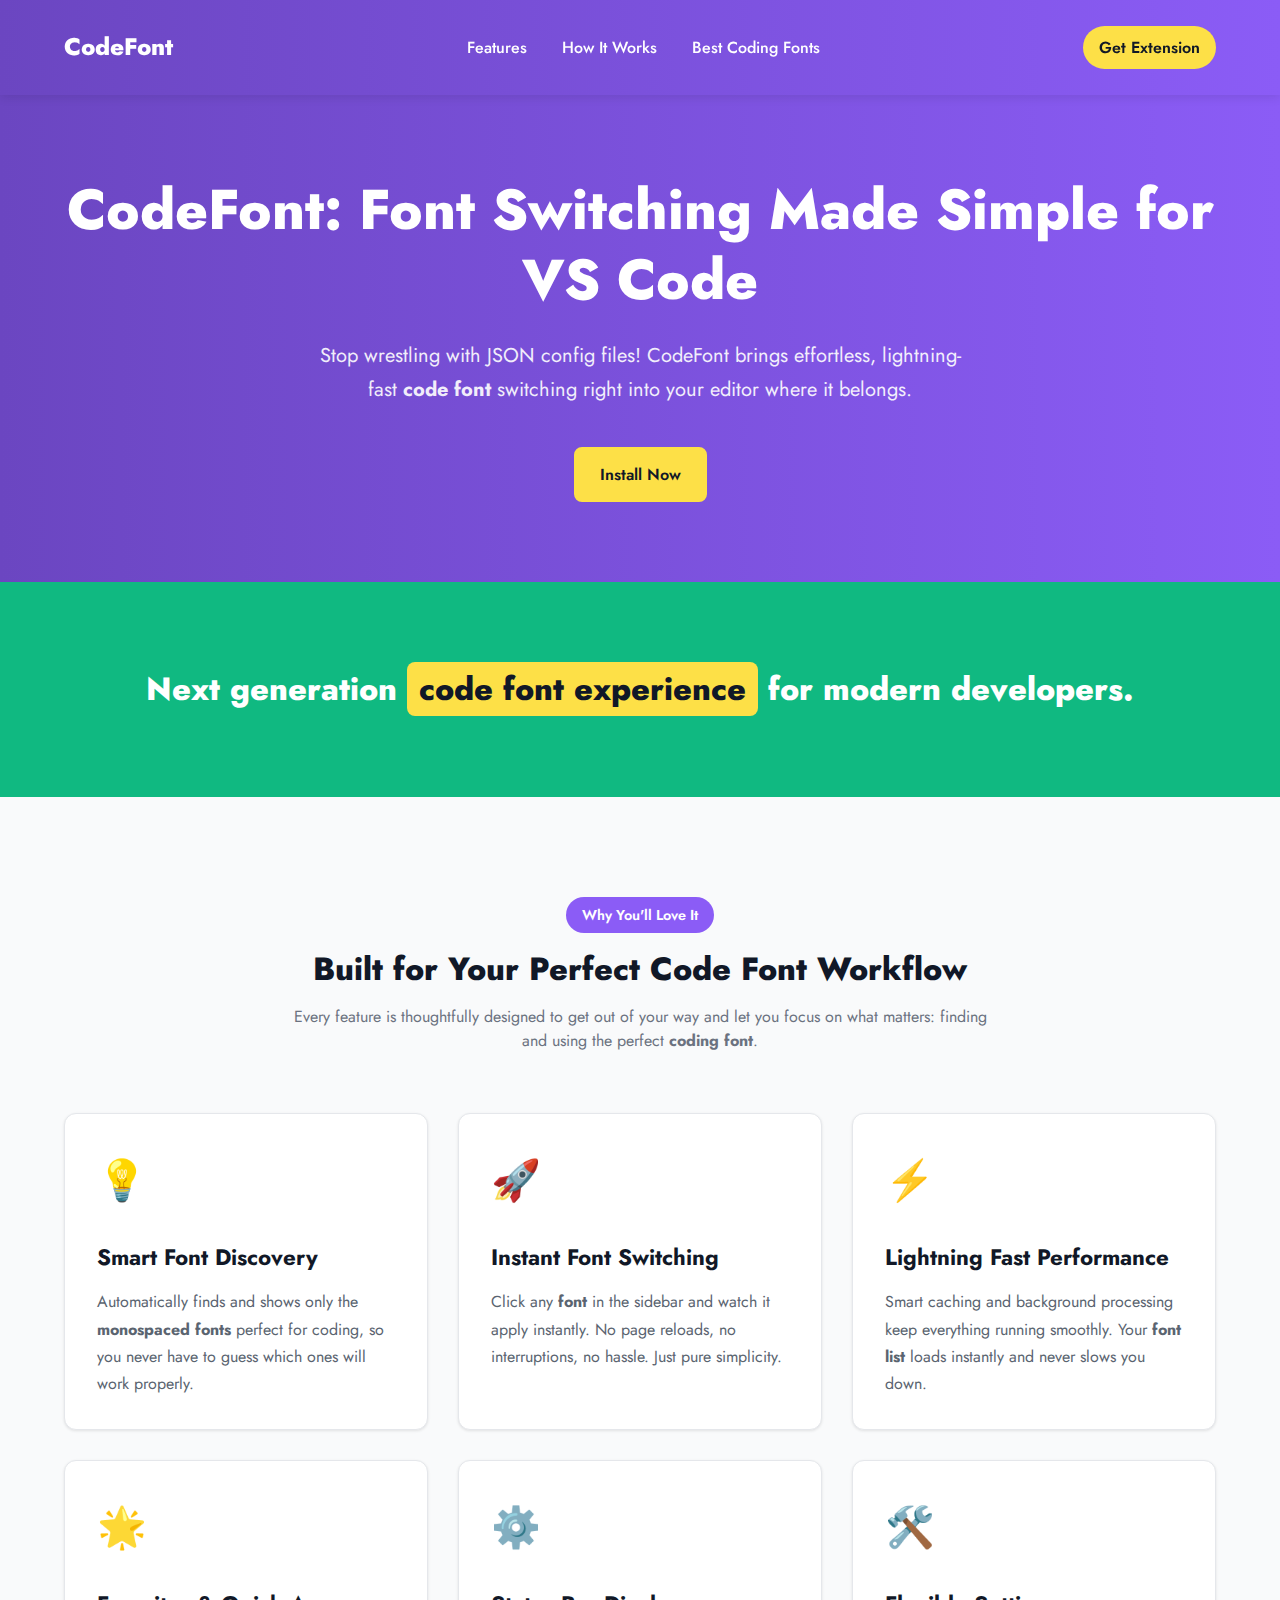
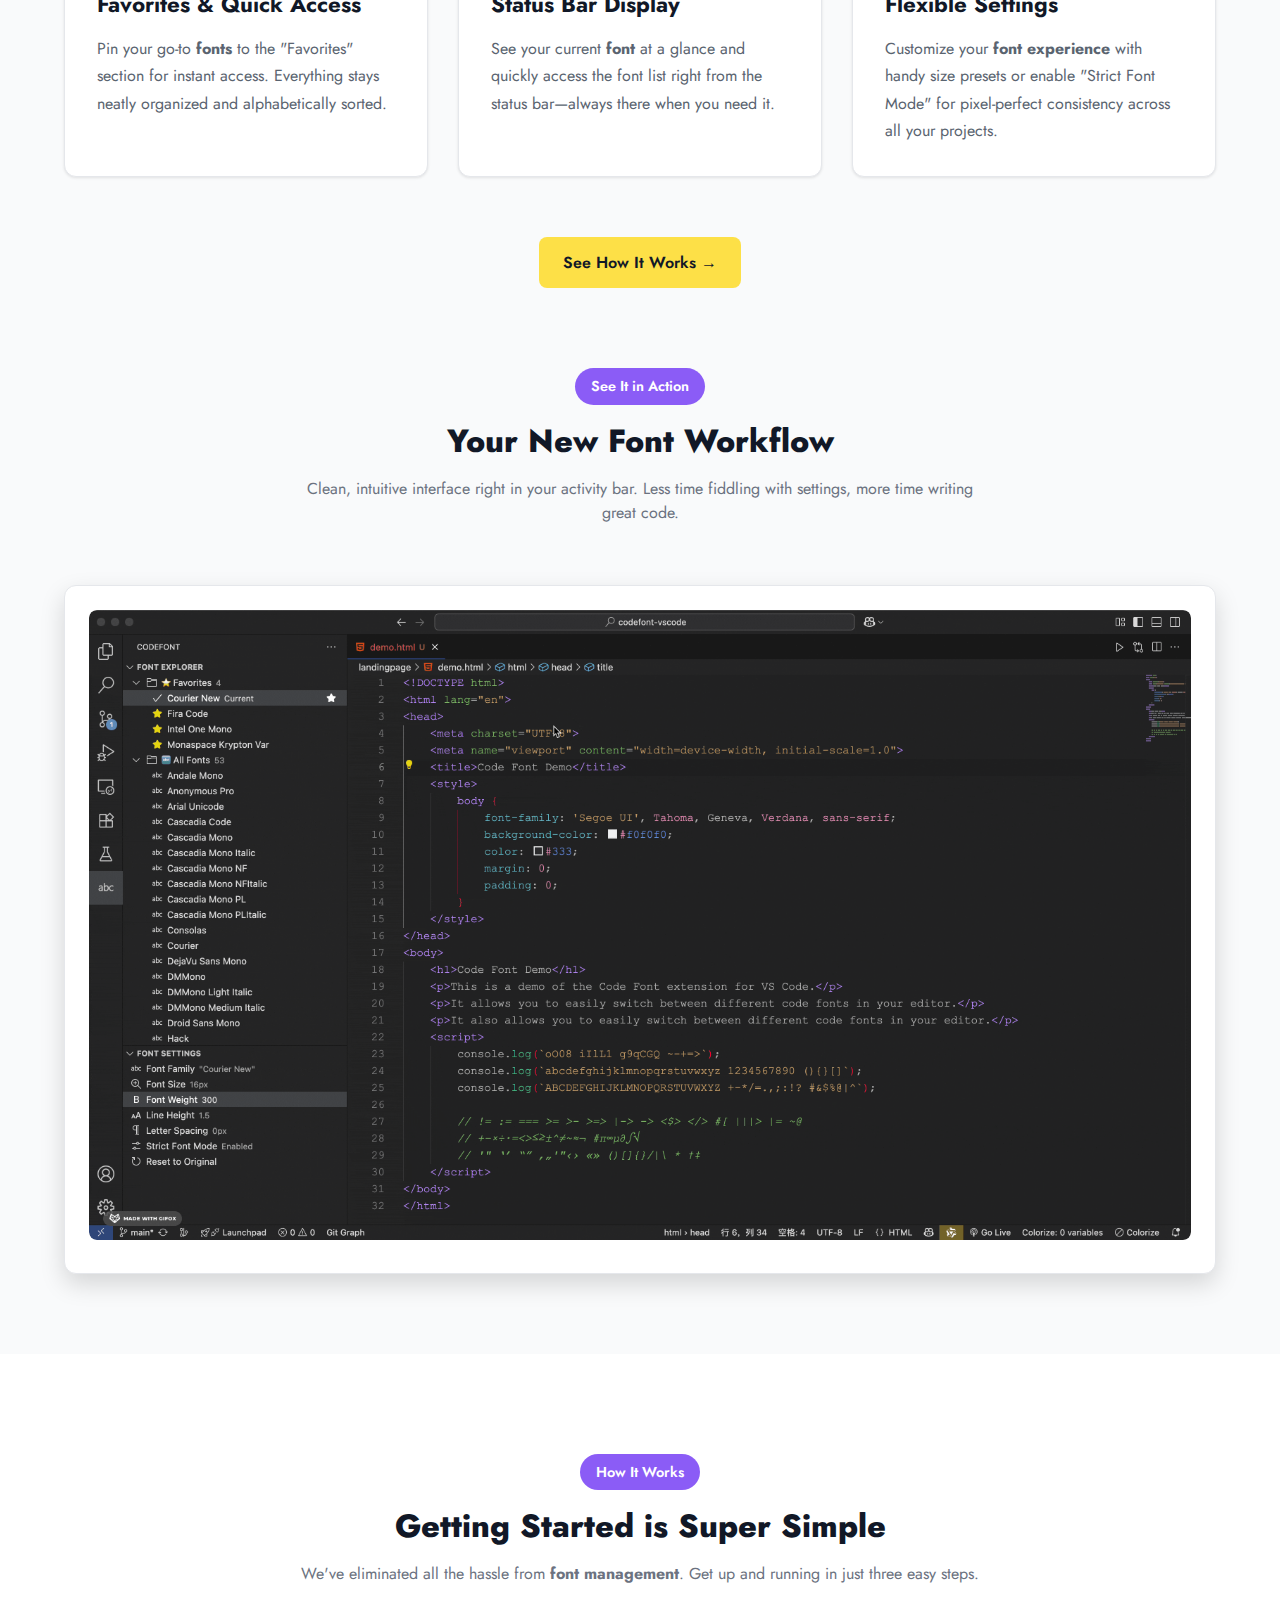
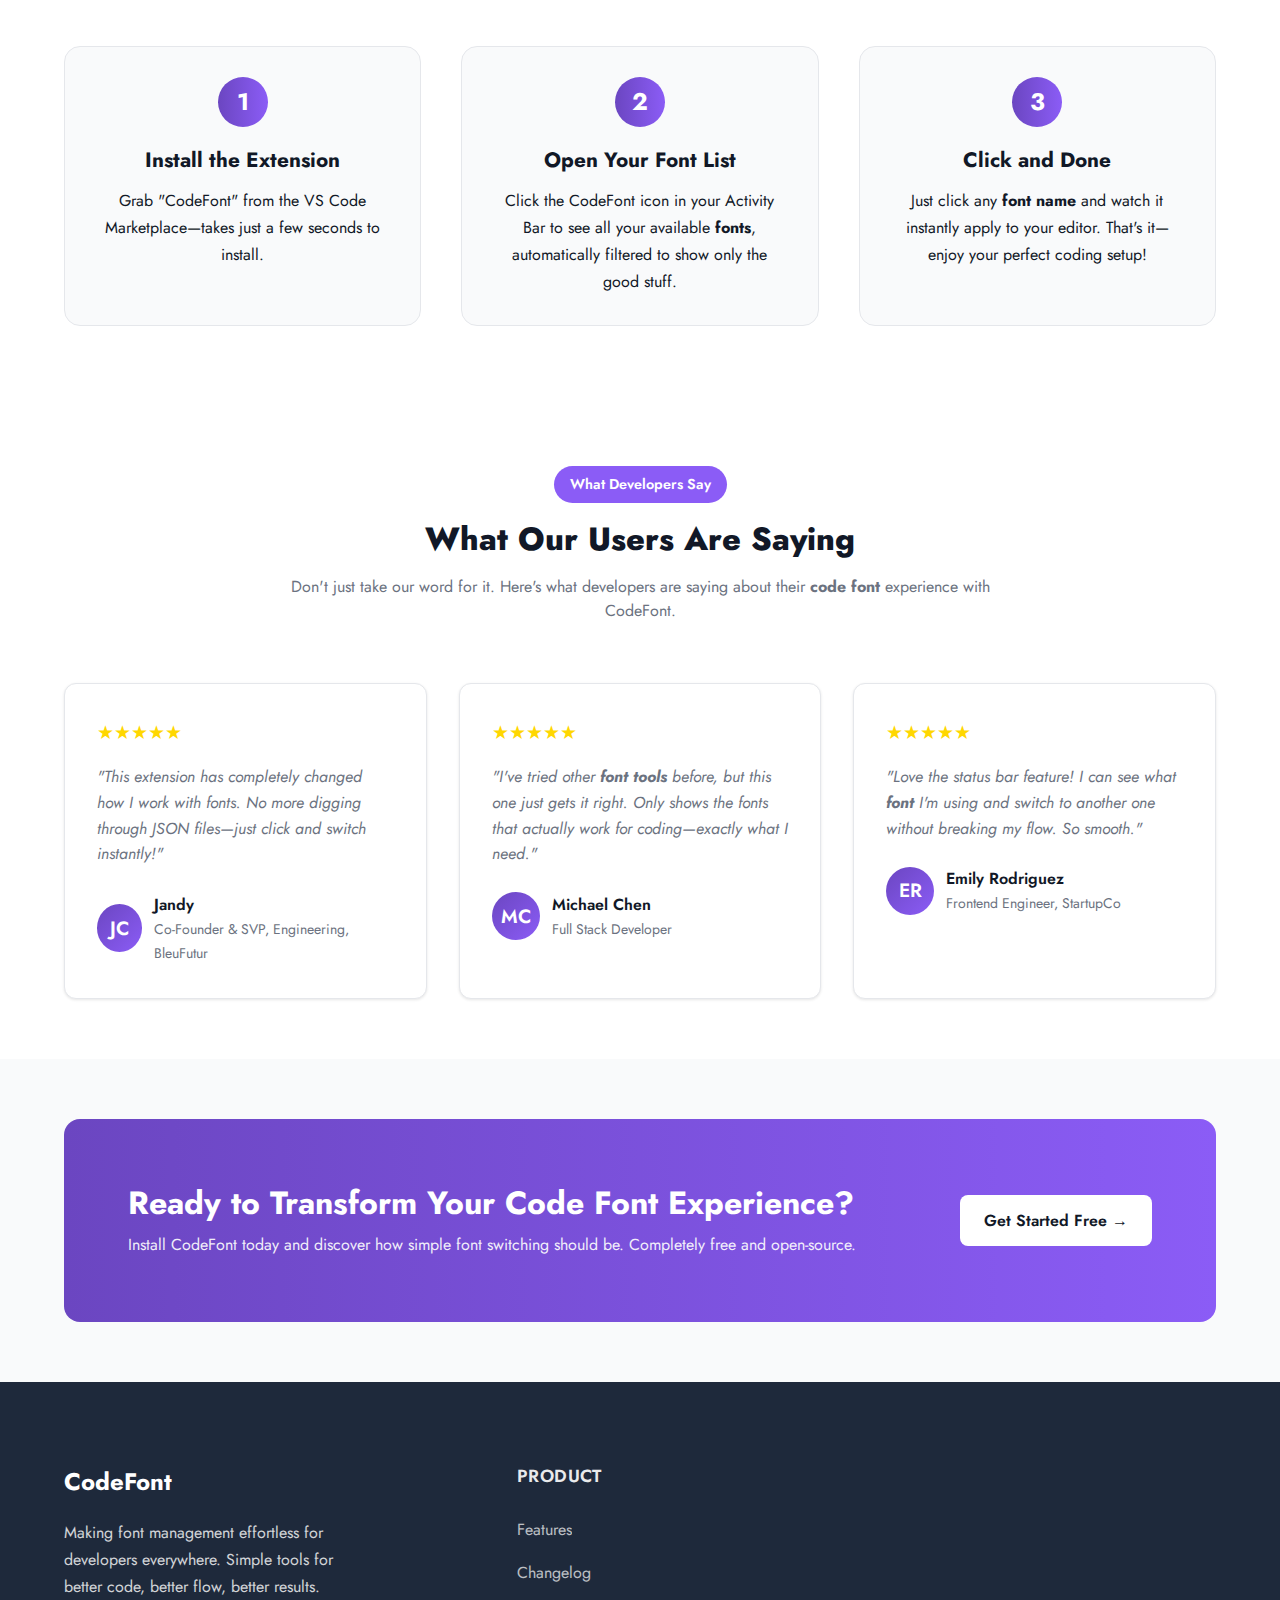
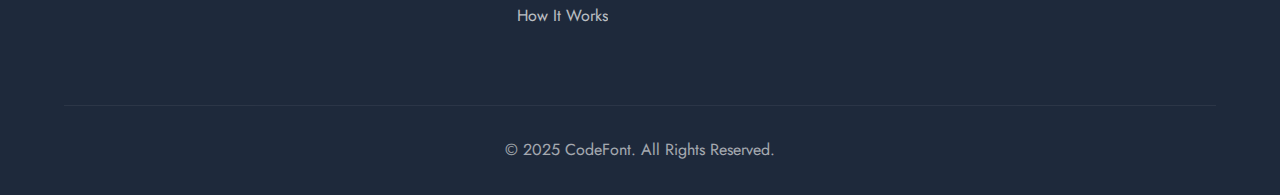
<file: index.html>
<!doctype html><html lang="en"><head><meta charset="UTF-8"><meta name="viewport" content="width=device-width,initial-scale=1"><meta name="description" content="Stop wrestling with config files! CodeFont is your go-to code font manager for VS Code, featuring smart discovery, instant switching, and effortless workflow integration for developers."><meta name="keywords" content="CodeFont, VS Code font manager, code font, programming font, developer tool, vscode extension"><title>CodeFont - Your Go-To Code Font Manager for VS Code</title><meta property="og:type" content="website"><meta property="og:url" content="https://codefont.dev"><meta property="og:title" content="CodeFont - Your Go-To Code Font Manager for VS Code"><meta property="og:description" content="Effortless code font switching that fits right into your coding workflow."><meta property="og:image" content="https://codefont.dev/og-image.png"><meta property="twitter:card" content="summary_large_image"><meta property="twitter:url" content="https://codefont.dev"><meta property="twitter:title" content="CodeFont - Your Go-To Code Font Manager for VS Code"><meta property="twitter:description" content="Effortless code font switching that fits right into your coding workflow."><meta property="twitter:image" content="https://codefont.dev/og-image.png"><script type="application/ld+json">{
      "@context": "https://schema.org",
      "@type": "SoftwareApplication",
      "name": "CodeFont",
      "abstract": "Your Go-To Code Font Manager for VS Code.",
      "description": "Stop wrestling with config files! CodeFont is your go-to code font manager for VS Code, featuring smart discovery, instant switching, and effortless workflow integration for developers.",
      "url": "https://marketplace.visualstudio.com/items?itemName=codefont.codefont",
      "applicationCategory": "DeveloperTool",
      "operatingSystem": "Windows, macOS, Linux",
      "offers": {
        "@type": "Offer",
        "price": "0",
        "priceCurrency": "USD"
      },
      "aggregateRating": {
        "@type": "AggregateRating",
        "ratingValue": "4.9",
        "ratingCount": "152"
      },
      "author": {
          "@type": "Person",
          "name": "maxlee"
      }
    }</script><link rel="apple-touch-icon" sizes="180x180" href="/apple-touch-icon.png"><link rel="icon" type="image/png" sizes="32x32" href="/favicon-32x32.png"><link rel="preconnect" href="https://fonts.googleapis.com"><link rel="preconnect" href="https://fonts.gstatic.com" crossorigin><link href="https://fonts.googleapis.com/css2?family=Jost:ital,wght@0,100..900;1,100..900&display=swap" rel="stylesheet"><script async src="https://www.googletagmanager.com/gtag/js?id=G-6DLDP5NKTF"></script><script>window.dataLayer = window.dataLayer || [];
    function gtag(){dataLayer.push(arguments);}
    gtag('js', new Date());

    gtag('config', 'G-6DLDP5NKTF');</script><script defer="defer" src="https://cloud.umami.is/script.js" data-website-id="321485a4-6373-4aea-93af-700c886672e9"></script><script type="module" crossorigin src="/assets/modulepreload-polyfill-B5Qt9EMX.js"></script><link rel="stylesheet" crossorigin href="/assets/index-DZEz56LG.css"><link rel="sitemap" type="application/xml" title="Sitemap" href="/sitemap.xml"></head><body><header class="header"><div class="container"><nav class="navbar"><a href="https://codefont.dev" class="logo">CodeFont</a><div class="nav-links"><a href="#features">Features</a> <a href="#how-it-works">How It Works</a> <a href="best-coding-fonts.html">Best Coding Fonts</a></div><a href="https://marketplace.visualstudio.com/items?itemName=codefont.codefont" target="_blank" rel="noopener noreferrer" class="cta-button-nav">Get Extension</a></nav></div></header><main><section class="hero"><div class="container"><h1>CodeFont: Font Switching Made Simple for VS Code</h1><p>Stop wrestling with JSON config files! CodeFont brings effortless, lightning-fast <strong>code font</strong> switching right into your editor where it belongs.</p><div class="hero-buttons"><a href="https://marketplace.visualstudio.com/items?itemName=codefont.codefont" target="_blank" rel="noopener noreferrer" class="cta-button">Install Now</a></div></div></section><section class="next-gen"><div class="container"><h2>Next generation <span>code font experience</span> for modern developers.</h2></div></section><section id="features" class="features"><div class="container"><div class="section-intro"><div class="section-tag">Why You'll Love It</div><h2>Built for Your Perfect Code Font Workflow</h2><p>Every feature is thoughtfully designed to get out of your way and let you focus on what matters: finding and using the perfect <strong>coding font</strong>.</p></div><div class="features-grid"><div class="feature-card"><span class="icon">💡</span><h3>Smart Font Discovery</h3><p>Automatically finds and shows only the <strong>monospaced fonts</strong> perfect for coding, so you never have to guess which ones will work properly.</p></div><div class="feature-card"><span class="icon">🚀</span><h3>Instant Font Switching</h3><p>Click any <strong>font</strong> in the sidebar and watch it apply instantly. No page reloads, no interruptions, no hassle. Just pure simplicity.</p></div><div class="feature-card"><span class="icon">⚡️</span><h3>Lightning Fast Performance</h3><p>Smart caching and background processing keep everything running smoothly. Your <strong>font list</strong> loads instantly and never slows you down.</p></div><div class="feature-card"><span class="icon">🌟</span><h3>Favorites & Quick Access</h3><p>Pin your go-to <strong>fonts</strong> to the "Favorites" section for instant access. Everything stays neatly organized and alphabetically sorted.</p></div><div class="feature-card"><span class="icon">⚙️</span><h3>Status Bar Display</h3><p>See your current <strong>font</strong> at a glance and quickly access the font list right from the status bar—always there when you need it.</p></div><div class="feature-card"><span class="icon">🛠️</span><h3>Flexible Settings</h3><p>Customize your <strong>font experience</strong> with handy size presets or enable "Strict Font Mode" for pixel-perfect consistency across all your projects.</p></div></div><div class="explore-button-container"><a href="#how-it-works" class="explore-button">See How It Works →</a></div></div></section><section id="visual-preview" class="visual-preview"><div class="container"><div class="section-intro"><div class="section-tag">See It in Action</div><h2>Your New Font Workflow</h2><p>Clean, intuitive interface right in your activity bar. Less time fiddling with settings, more time writing great code.</p></div><div class="image-container"><img src="code-font-preview.gif" alt="CodeFont extension in VS Code showing a clean font list in the sidebar. The activity bar displays the CodeFont icon, and the explorer panel shows available fonts organized with a 'Favorites' section at the top."></div></div></section><section id="how-it-works" class="how-it-works"><div class="container"><div class="section-intro"><div class="section-tag">How It Works</div><h2>Getting Started is Super Simple</h2><p>We've eliminated all the hassle from <strong>font management</strong>. Get up and running in just three easy steps.</p></div><div class="steps-container"><div class="step-card"><div class="step-number">1</div><h3>Install the Extension</h3><p>Grab "CodeFont" from the VS Code Marketplace—takes just a few seconds to install.</p></div><div class="step-card"><div class="step-number">2</div><h3>Open Your Font List</h3><p>Click the CodeFont icon in your Activity Bar to see all your available <strong>fonts</strong>, automatically filtered to show only the good stuff.</p></div><div class="step-card"><div class="step-number">3</div><h3>Click and Done</h3><p>Just click any <strong>font name</strong> and watch it instantly apply to your editor. That's it—enjoy your perfect coding setup!</p></div></div></div></section><section class="testimonials"><div class="container"><div class="section-intro"><div class="section-tag">What Developers Say</div><h2>What Our Users Are Saying</h2><p>Don't just take our word for it. Here's what developers are saying about their <strong>code font</strong> experience with CodeFont.</p></div><div class="testimonials-grid"><div class="testimonial-card"><div class="testimonial-stars">★★★★★</div><div class="testimonial-text">"This extension has completely changed how I work with fonts. No more digging through JSON files—just click and switch instantly!"</div><div class="testimonial-author"><div class="testimonial-avatar">JC</div><div class="testimonial-info"><h4>Jandy</h4><p>Co-Founder & SVP, Engineering, BleuFutur</p></div></div></div><div class="testimonial-card"><div class="testimonial-stars">★★★★★</div><div class="testimonial-text">"I've tried other <strong>font tools</strong> before, but this one just gets it right. Only shows the fonts that actually work for coding—exactly what I need."</div><div class="testimonial-author"><div class="testimonial-avatar">MC</div><div class="testimonial-info"><h4>Michael Chen</h4><p>Full Stack Developer</p></div></div></div><div class="testimonial-card"><div class="testimonial-stars">★★★★★</div><div class="testimonial-text">"Love the status bar feature! I can see what <strong>font</strong> I'm using and switch to another one without breaking my flow. So smooth."</div><div class="testimonial-author"><div class="testimonial-avatar">ER</div><div class="testimonial-info"><h4>Emily Rodriguez</h4><p>Frontend Engineer, StartupCo</p></div></div></div></div></div></section><div class="cta-section-wrapper"><div class="container"><section class="cta-section"><div class="cta-section-inner"><div><h2>Ready to Transform Your Code Font Experience?</h2><p>Install CodeFont today and discover how simple font switching should be. Completely free and open-source.</p></div><a href="https://marketplace.visualstudio.com/items?itemName=codefont.codefont" target="_blank" rel="noopener noreferrer" class="cta-button">Get Started Free →</a></div></section></div></div></main><footer class="footer"><div class="container"><div class="footer-grid"><div class="footer-about"><h4>CodeFont</h4><p>Making font management effortless for developers everywhere. Simple tools for better code, better flow, better results.</p></div><div class="footer-links"><h5>Product</h5><ul><li><a href="#features">Features</a></li><li><a href="https://marketplace.visualstudio.com/items?itemName=codefont.codefont#changelog" target="_blank" rel="noopener noreferrer">Changelog</a></li><li><a href="#how-it-works">How It Works</a></li></ul></div></div><div class="footer-bottom">© 2025 CodeFont. All Rights Reserved.</div></div></footer></body></html>
</file>
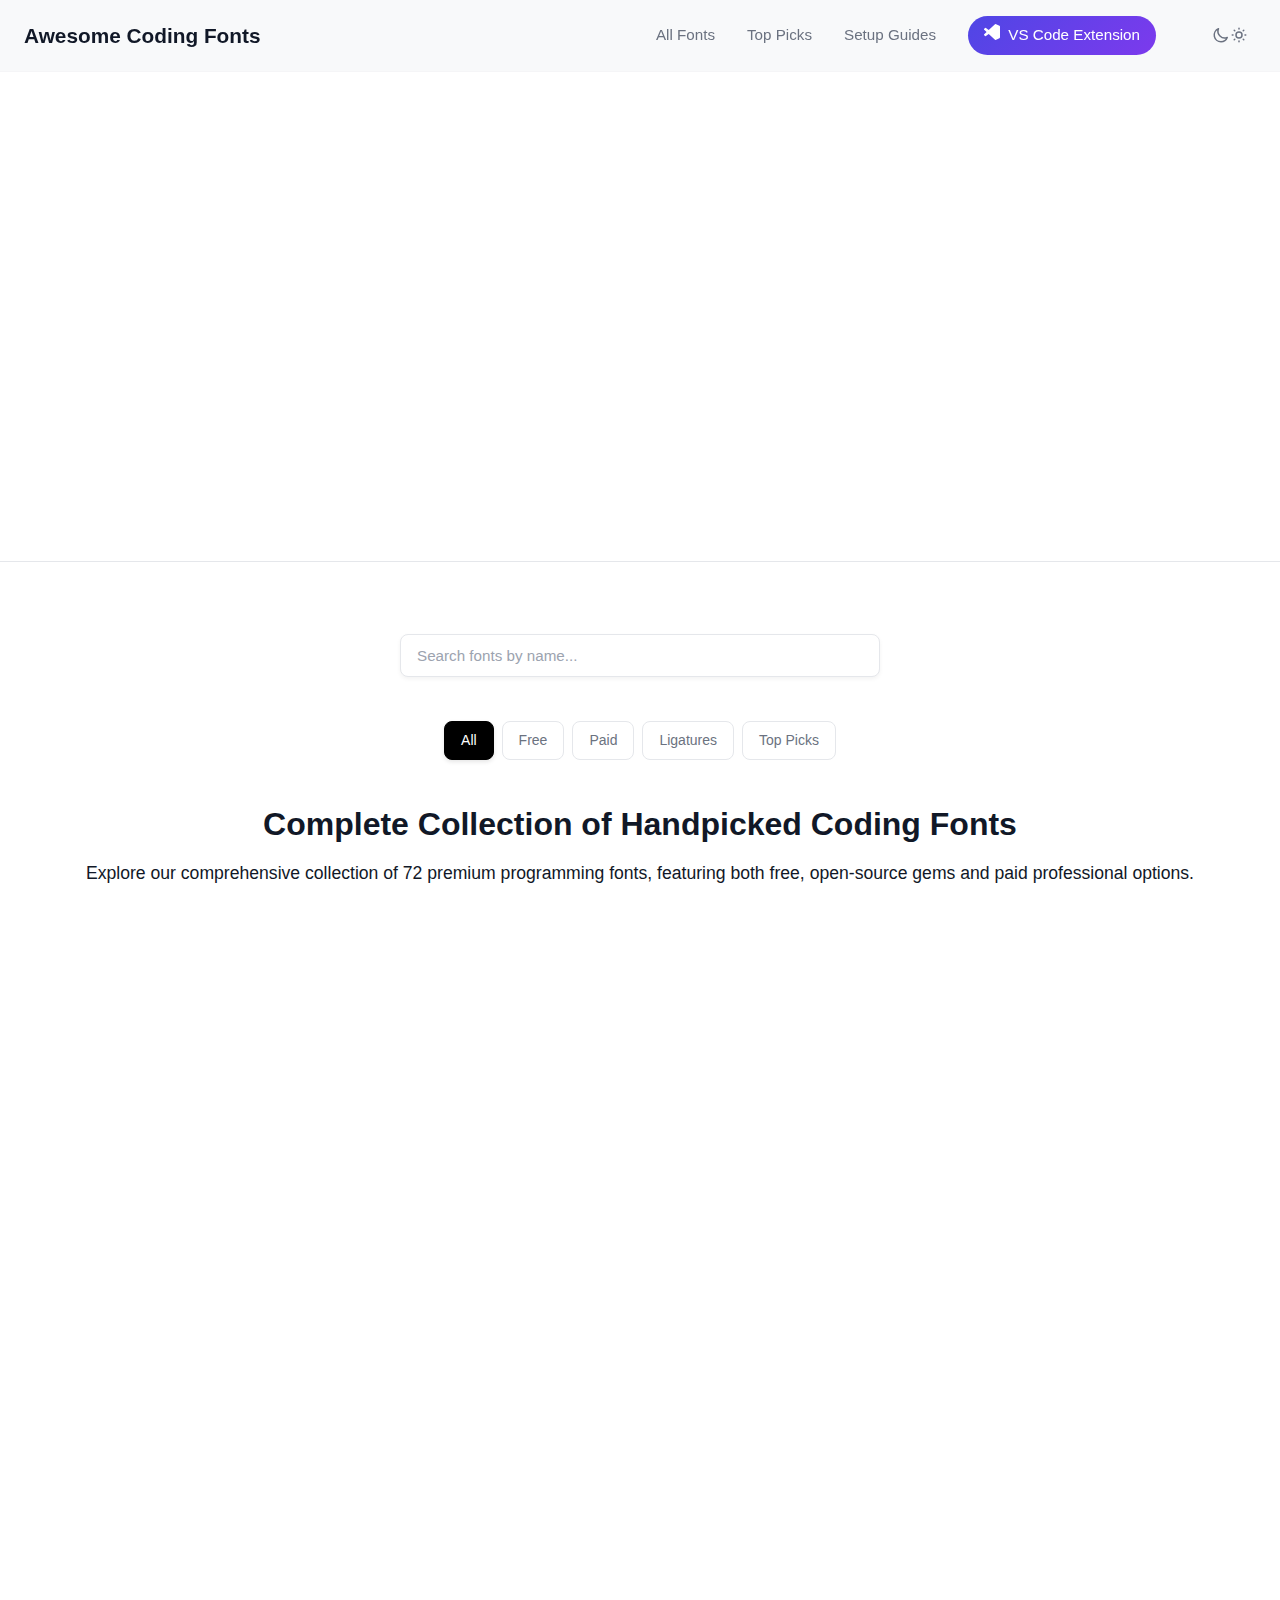
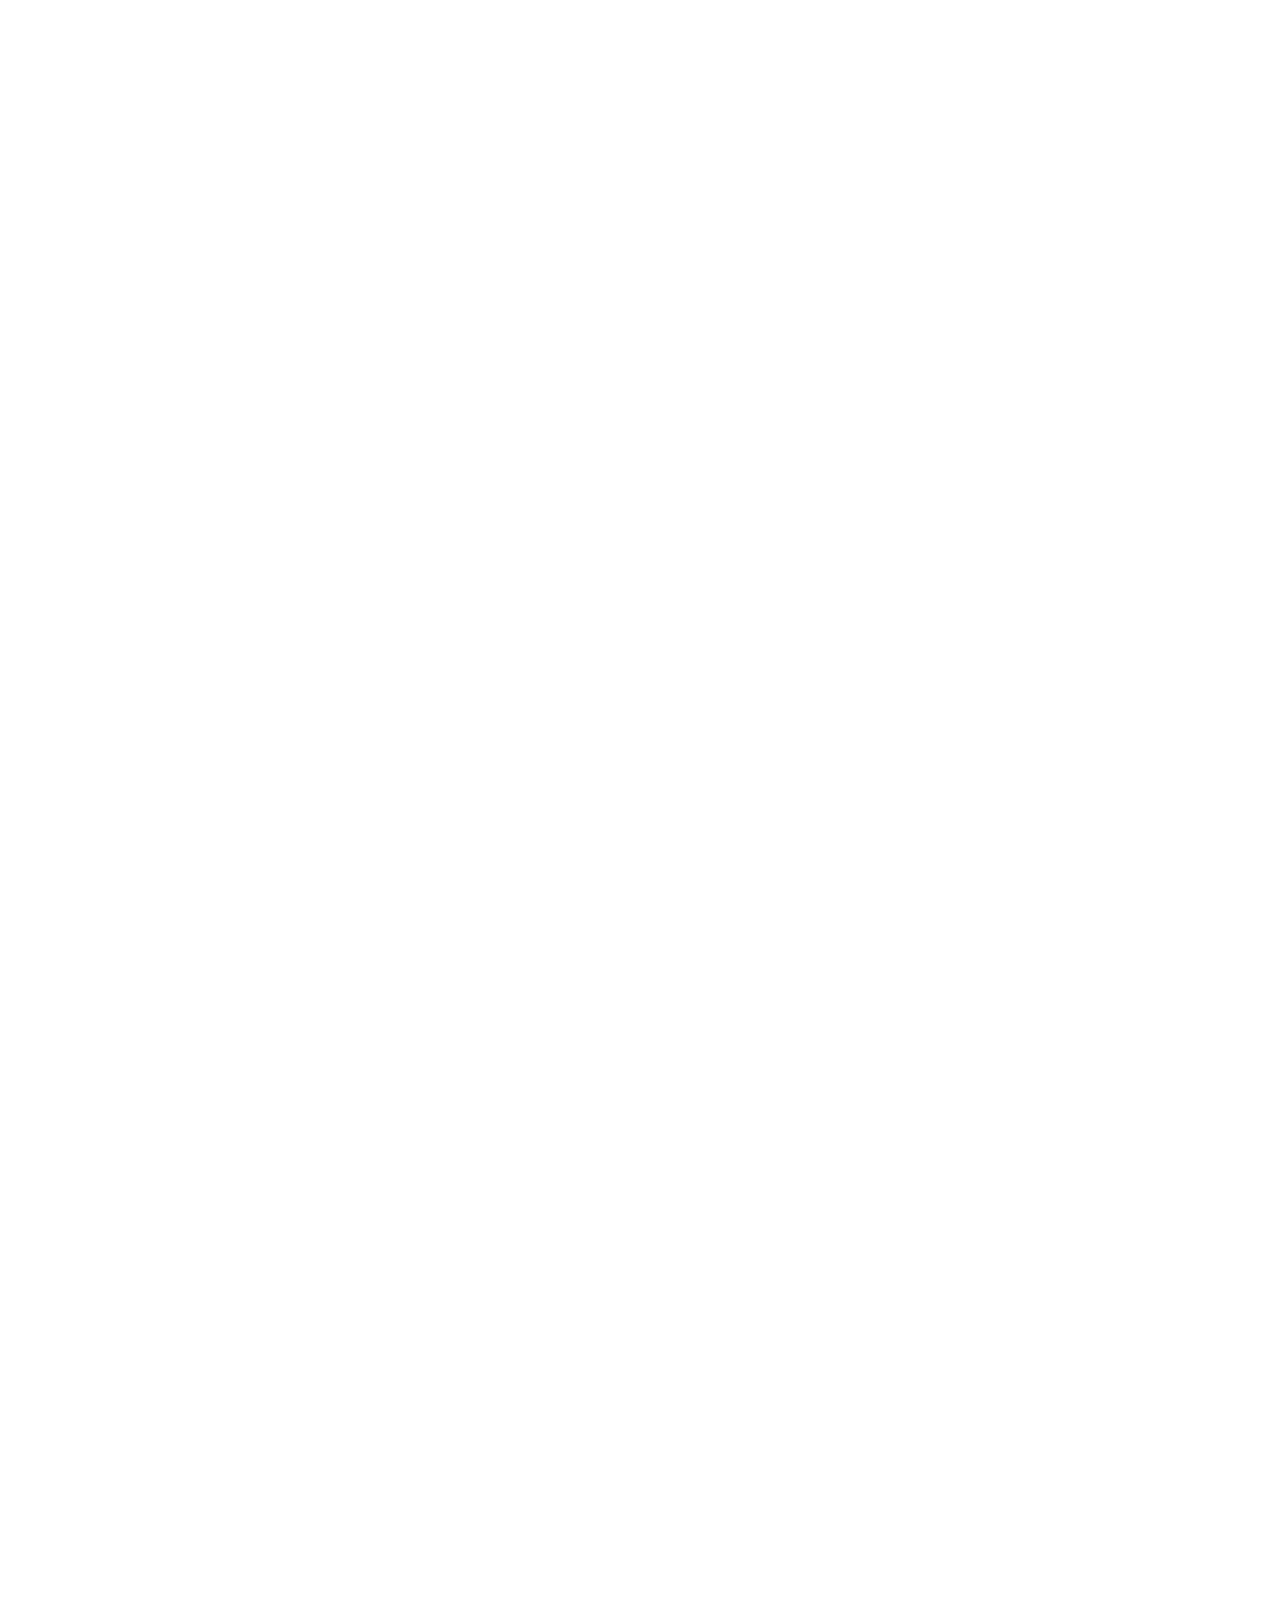
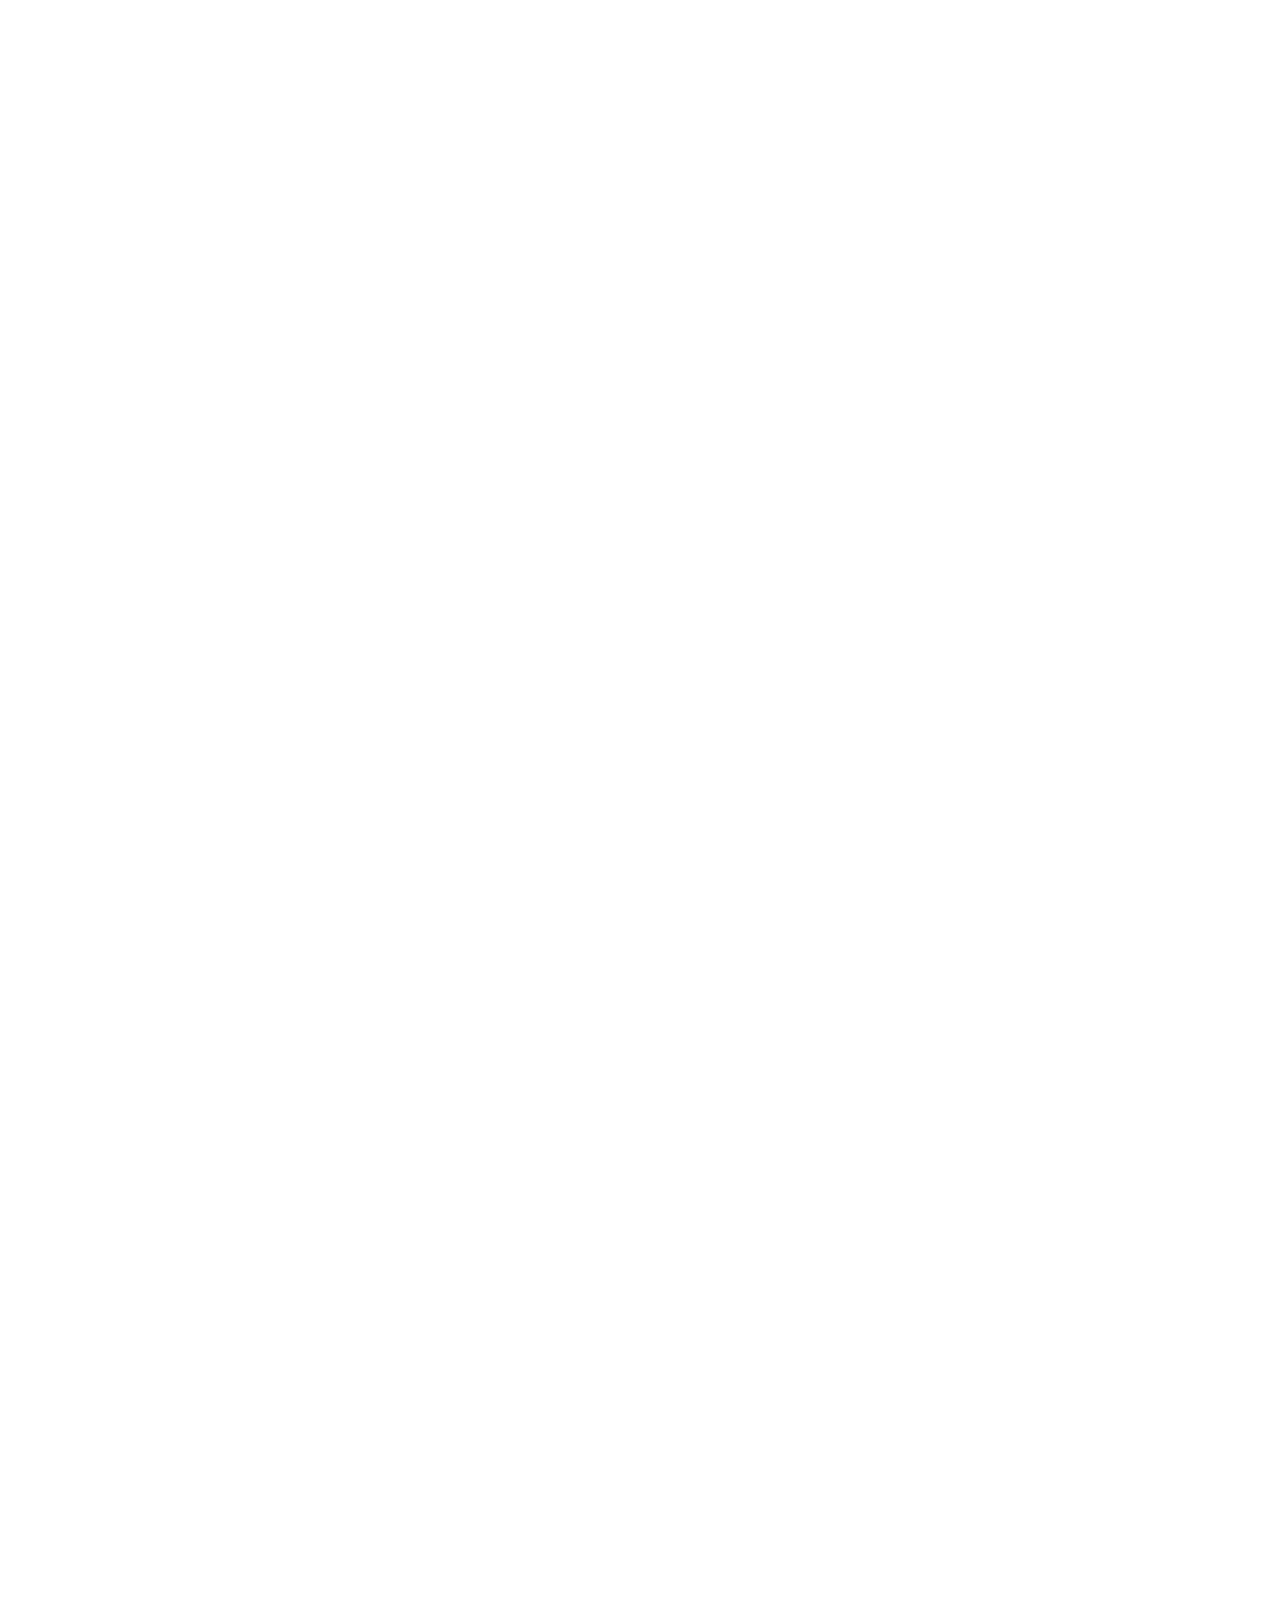
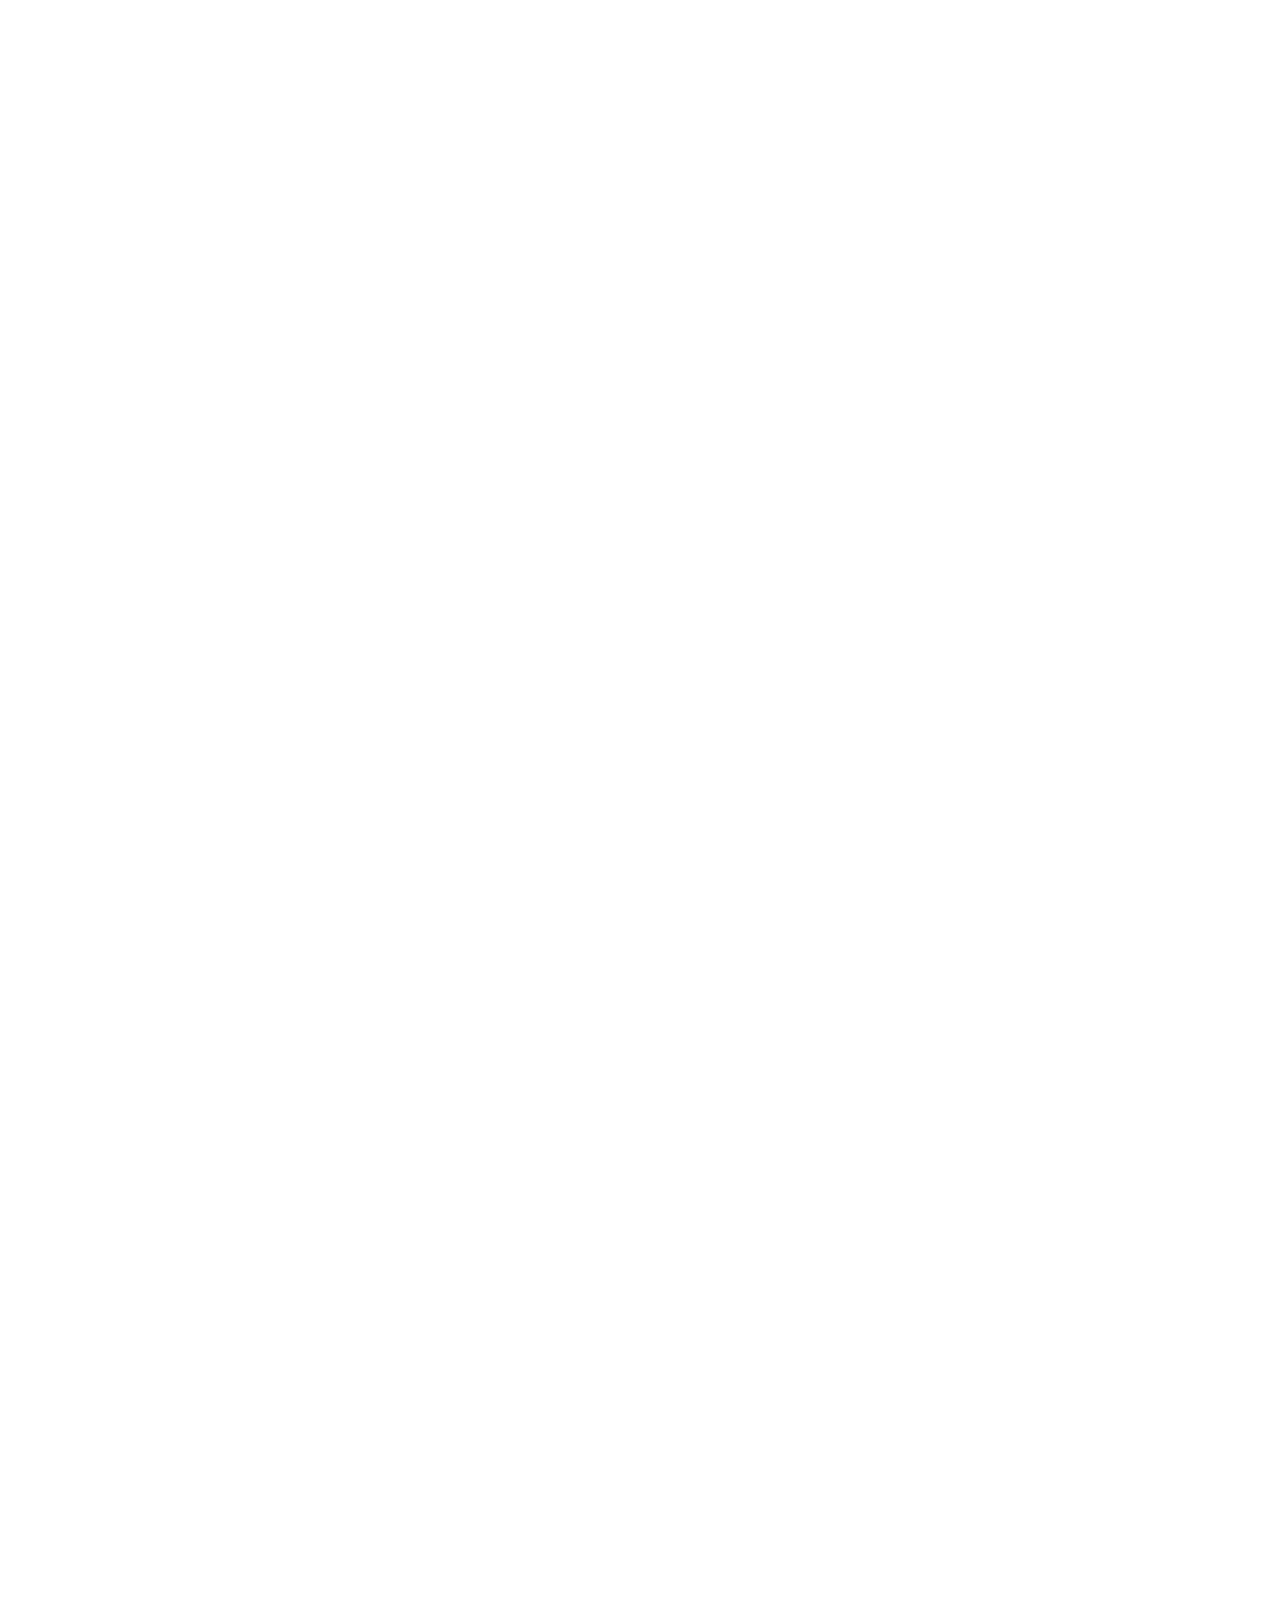
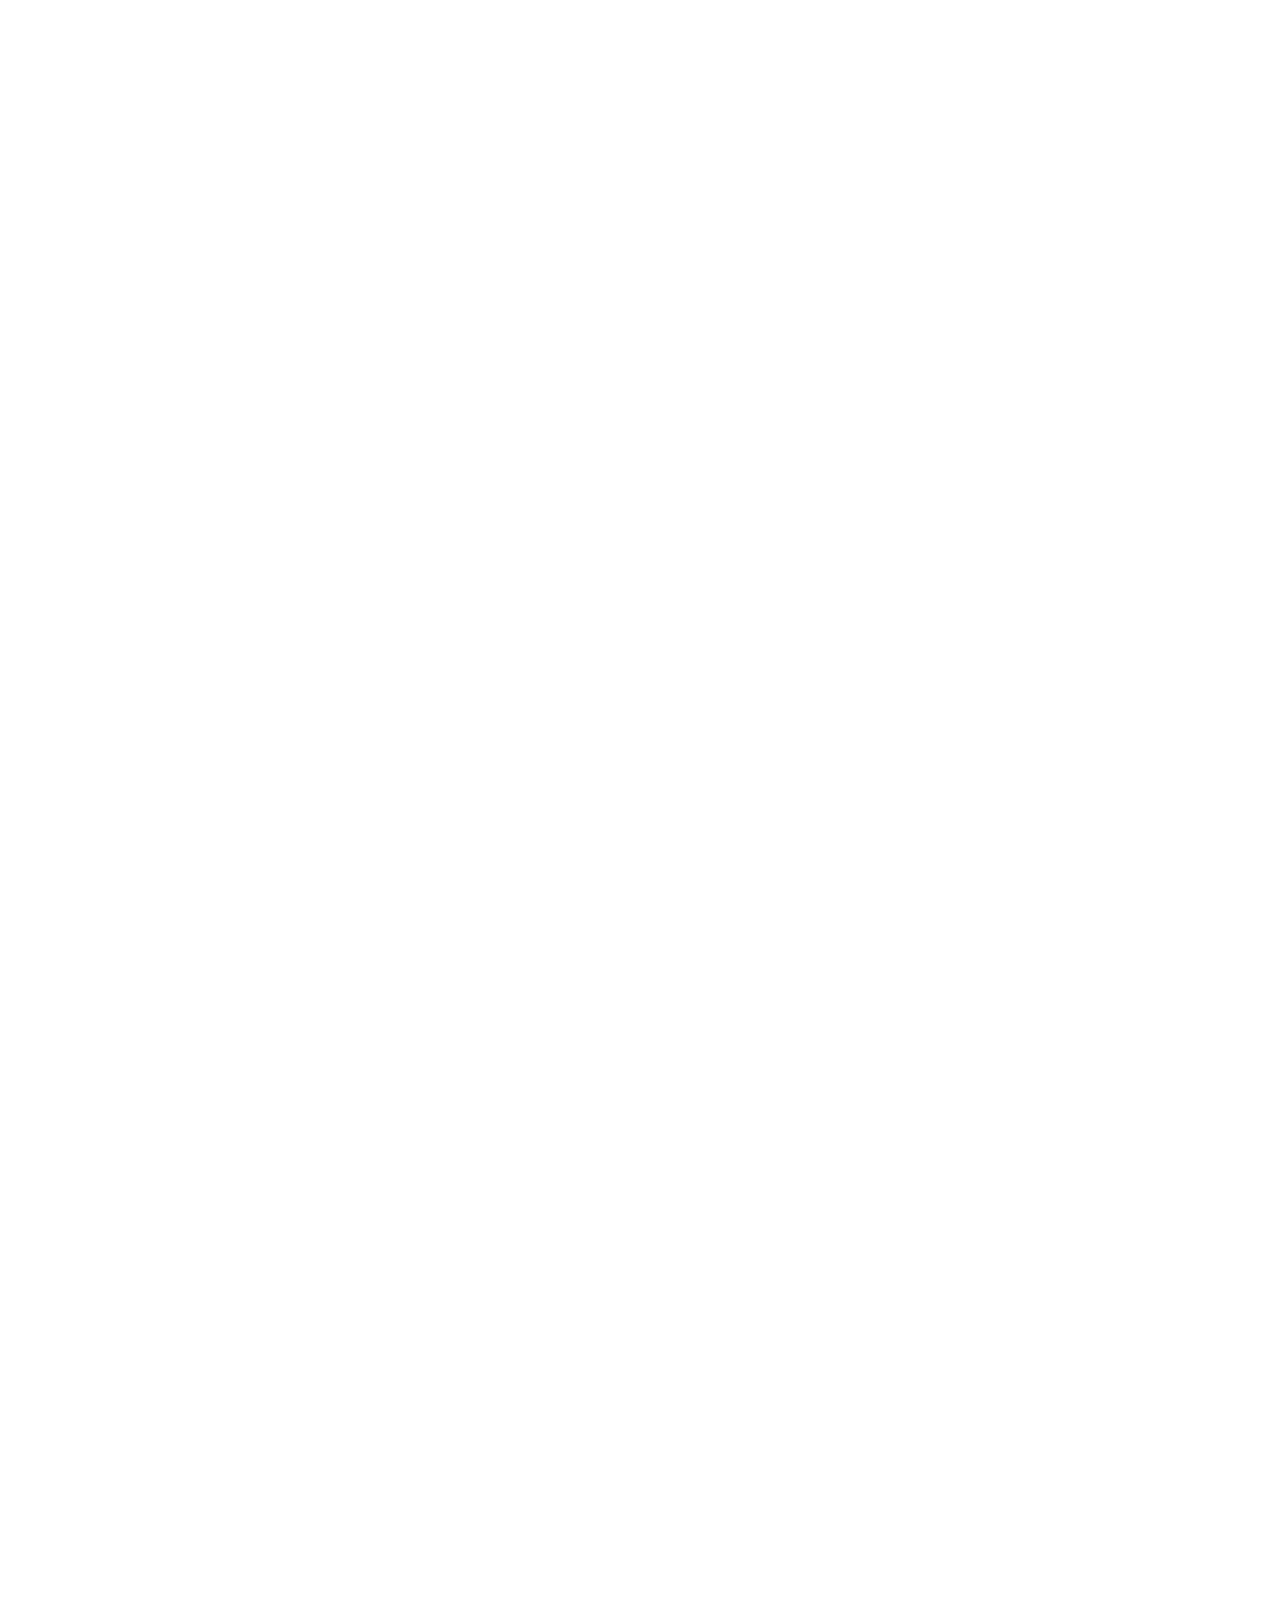
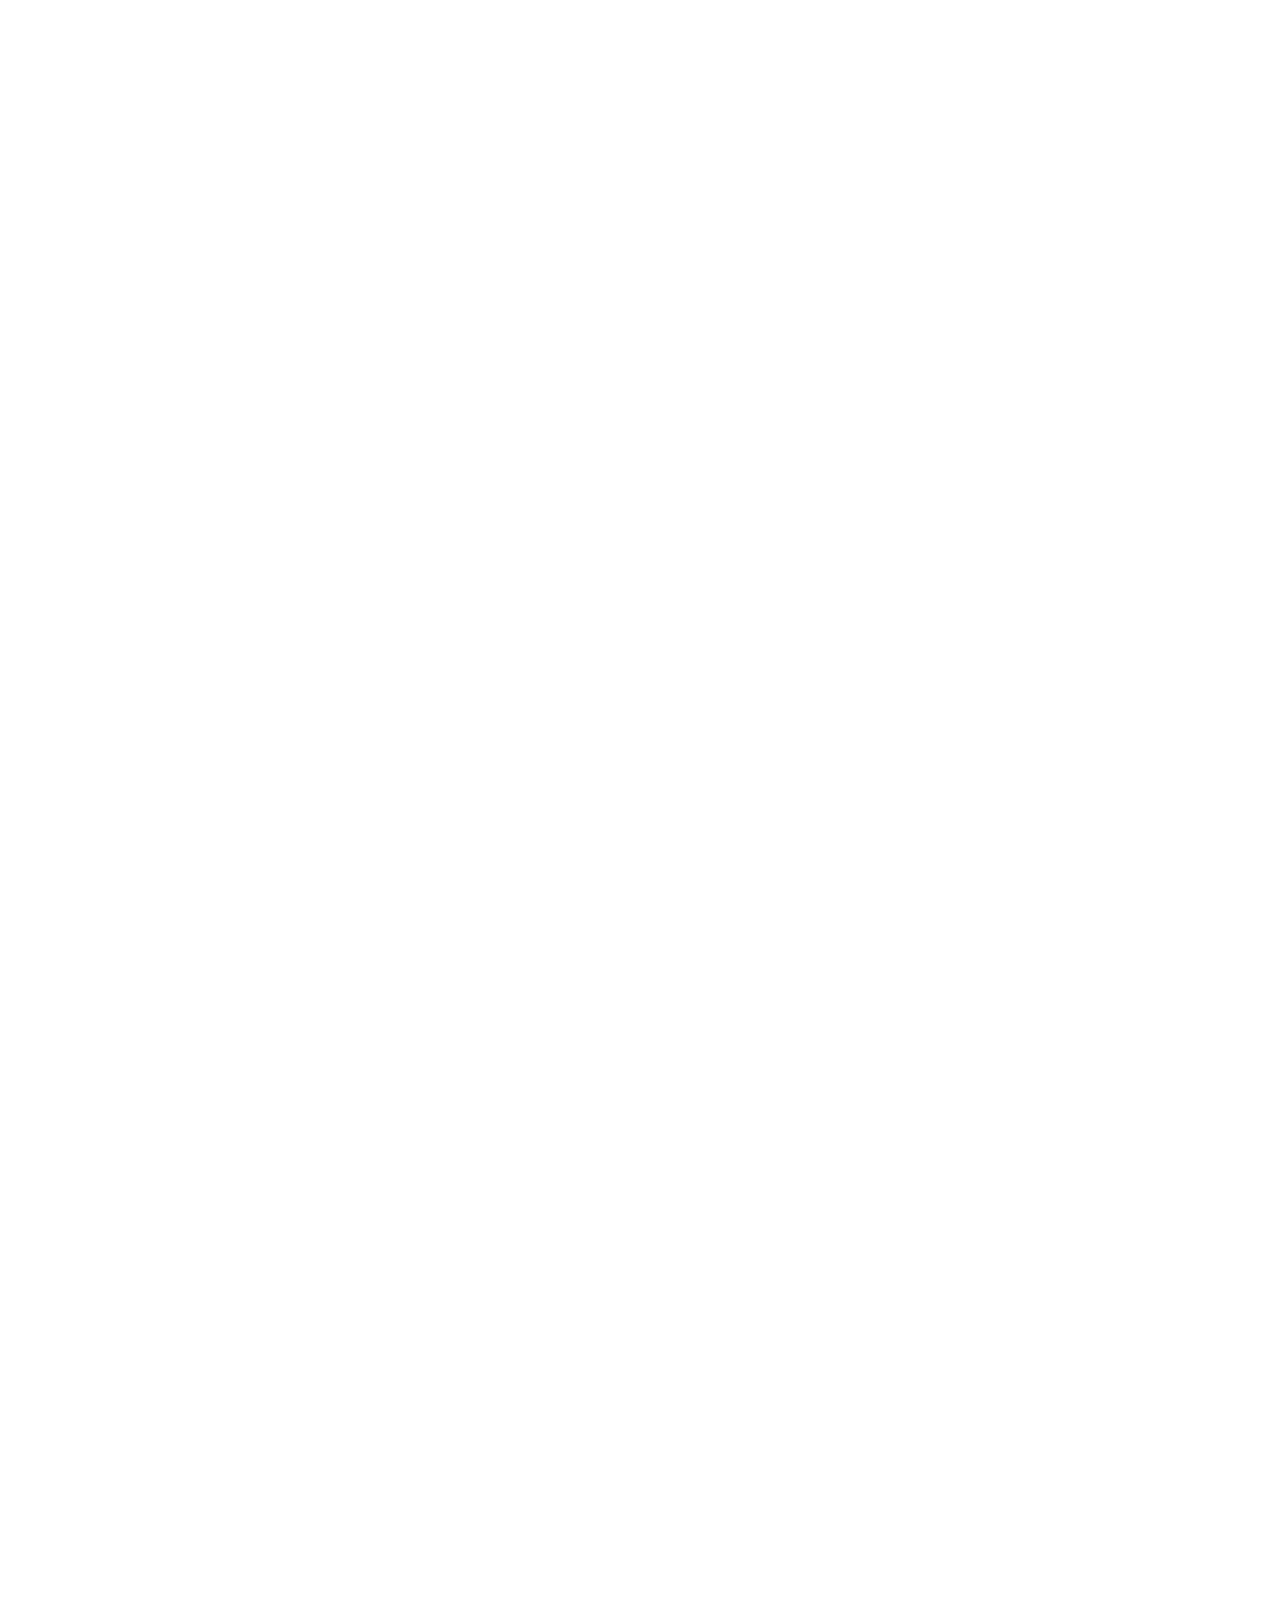
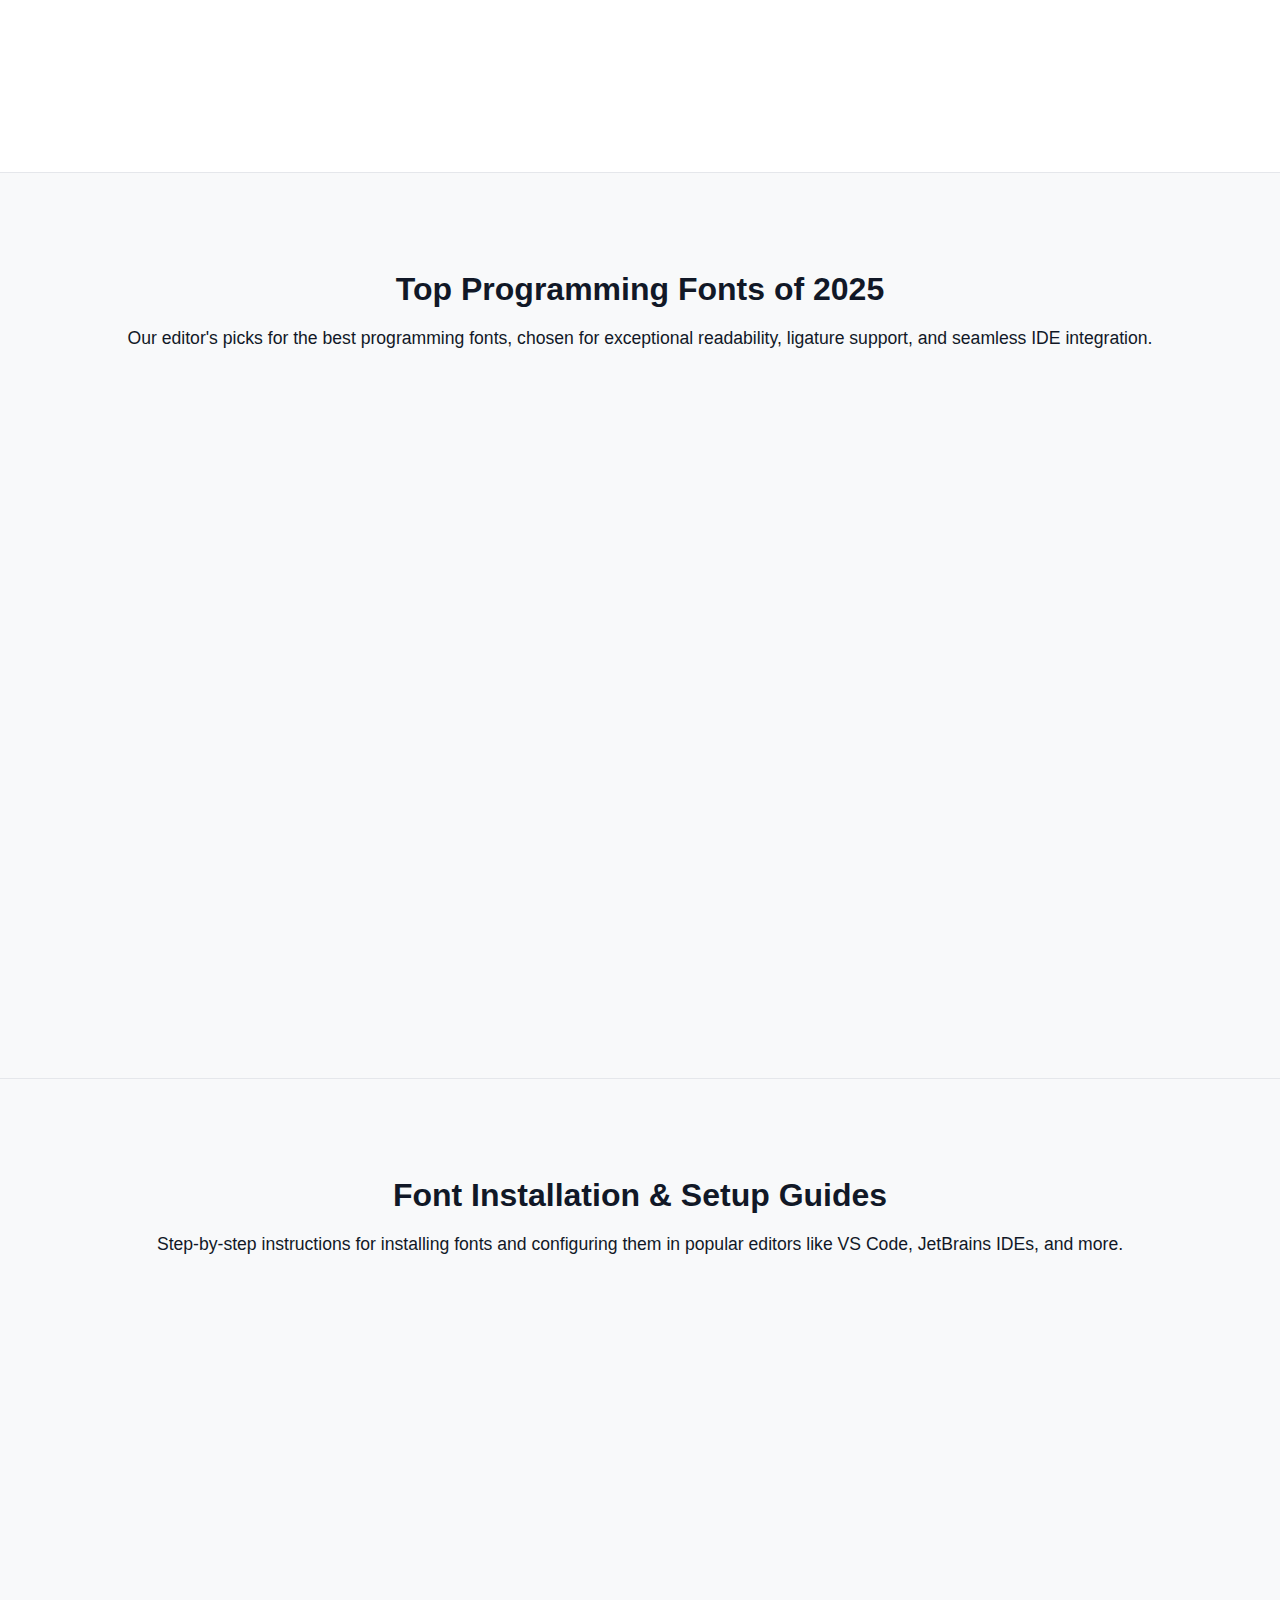
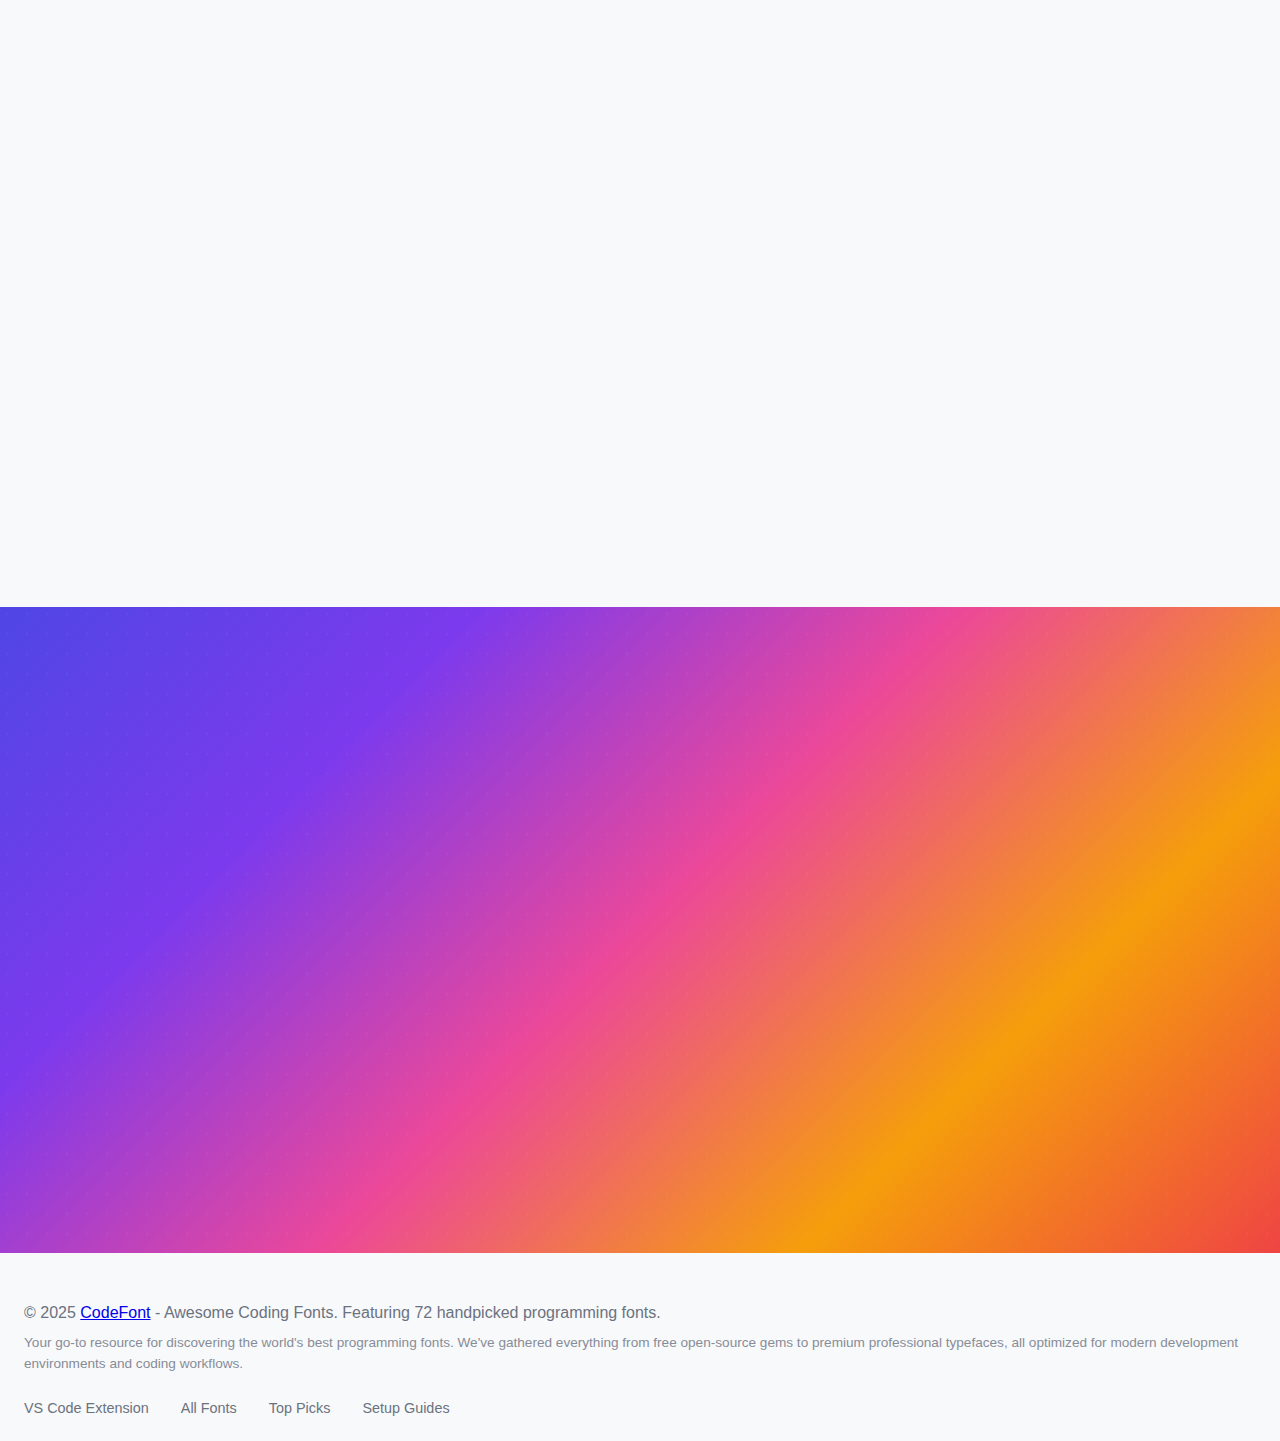
<file: awesome-coding-fonts.html>
<!DOCTYPE html>
<html lang="en" x-data="{ darkMode: localStorage.getItem('darkMode') === 'true' }" x-init="$watch('darkMode', val => localStorage.setItem('darkMode', val))" :class="{ 'dark': darkMode }">
<head>
    <meta charset="UTF-8">
    <meta name="viewport" content="width=device-width, initial-scale=1.0">
    
    <!-- Basic SEO Tags -->
    <title>Awesome Coding Fonts - 72 Handpicked Programming Fonts | The Developer's Ultimate Font Collection</title>
    <meta name="description" content="Discover 72 carefully selected programming fonts including 57 free & open-source options and 15 premium choices. From beloved classics like Fira Code and JetBrains Mono to cutting-edge newcomers like Monaspace and Geist Mono. Features ligature support and seamless integration with VS Code, JetBrains IDEs, and other development environments to boost your coding experience.">
    <meta name="keywords" content="programming font, coding font, developer font, monospace font, VS Code font, JetBrains font, free programming font, ligature font, Fira Code, JetBrains Mono, Monaspace, Geist Mono">
    <meta name="author" content="CodeFont">
    <meta name="robots" content="index, follow, max-image-preview:large, max-snippet:-1, max-video-preview:-1">
    
    <!-- Language and Region -->
    <link rel="canonical" href="https://codefont.dev/awesome-coding-fonts.html">
    <link rel="alternate" hreflang="en" href="https://codefont.dev/awesome-coding-fonts.html">
    <link rel="alternate" hreflang="x-default" href="https://codefont.dev/awesome-coding-fonts.html">
    
    <!-- Open Graph / Facebook -->
    <meta property="og:type" content="website">
    <meta property="og:url" content="https://codefont.dev/awesome-coding-fonts.html">
    <meta property="og:title" content="Awesome Coding Fonts - 72 Handpicked Programming Fonts | The Developer's Ultimate Font Collection">
    <meta property="og:description" content="Discover 72 carefully selected programming fonts including 57 free & open-source options and 15 premium choices. Features ligature support and seamless integration with VS Code and other development environments.">
    <meta property="og:image" content="https://codefont.dev/landingpage/og-image.png">
    <meta property="og:image:width" content="1200">
    <meta property="og:image:height" content="630">
    <meta property="og:image:alt" content="Awesome Coding Fonts - A Curated Selection for Developers">
    <meta property="og:site_name" content="CodeFont">
    <meta property="og:locale" content="en_US">
    
    <!-- Twitter Card -->
    <meta name="twitter:card" content="summary_large_image">
    <meta name="twitter:url" content="https://codefont.dev/awesome-coding-fonts.html">
    <meta name="twitter:title" content="Awesome Coding Fonts - 72 Handpicked Programming Fonts">
    <meta name="twitter:description" content="Discover 72 carefully selected programming fonts including 57 free & open-source options and 15 premium choices. Features ligature support and seamless integration with VS Code and other development environments.">
    <meta name="twitter:image" content="https://codefont.dev/landingpage/og-image.png">
    <meta name="twitter:image:alt" content="Awesome Coding Fonts - A Curated Selection for Developers">
    
    <!-- Technical Meta -->
    <meta name="theme-color" content="#000000">
    <meta name="mobile-web-app-capable" content="yes">
    <meta name="apple-mobile-web-app-status-bar-style" content="black-translucent">
    <meta name="format-detection" content="telephone=no">
    
    <!-- Structured Data -->
    <script type="application/ld+json">
    {
        "@context": "https://schema.org",
        "@type": "WebPage",
        "name": "Awesome Coding Fonts - 72 Curated Programming Fonts",
        "description": "A curated collection of 72 high-quality programming fonts, including 57 free & open-source fonts and 15 premium paid fonts. From classics like Fira Code and JetBrains Mono to innovators like Monaspace and Geist Mono. Supports ligatures and is optimized for development environments like VS Code.",
        "url": "https://codefont.dev/awesome-coding-fonts.html",
        "inLanguage": "en-US",
        "isPartOf": {
            "@type": "WebSite",
            "name": "CodeFont",
            "url": "https://codefont.dev"
        },
        "about": [
            {
                "@type": "Thing",
                "name": "Programming Font",
                "description": "Monospaced fonts designed for programmers and developers"
            },
            {
                "@type": "Thing", 
                "name": "Code Font",
                "description": "Professional fonts suitable for code editors and IDEs"
            }
        ],
        "mainEntity": {
            "@type": "ItemList",
            "name": "Curated List of Programming Fonts",
            "description": "72 carefully selected programming fonts, suitable for various development environments",
            "numberOfItems": 72,
            "itemListElement": [
                {
                    "@type": "SoftwareApplication",
                    "name": "Fira Code",
                    "description": "The most popular ligature programming font with 30k+ stars on GitHub",
                    "operatingSystem": ["Windows", "macOS", "Linux"],
                    "applicationCategory": "Font",
                    "offers": {
                        "@type": "Offer",
                        "price": "0",
                        "priceCurrency": "USD"
                    }
                },
                {
                    "@type": "SoftwareApplication", 
                    "name": "JetBrains Mono",
                    "description": "Perfect IDE integration, supporting 145 languages",
                    "operatingSystem": ["Windows", "macOS", "Linux"],
                    "applicationCategory": "Font",
                    "offers": {
                        "@type": "Offer",
                        "price": "0",
                        "priceCurrency": "USD"
                    }
                },
                {
                    "@type": "SoftwareApplication",
                    "name": "Source Code Pro", 
                    "description": "From Adobe, a top choice for professional development environments",
                    "operatingSystem": ["Windows", "macOS", "Linux"],
                    "applicationCategory": "Font",
                    "offers": {
                        "@type": "Offer",
                        "price": "0",
                        "priceCurrency": "USD"
                    }
                }
            ]
        },
        "publisher": {
            "@type": "Organization",
            "name": "CodeFont",
            "url": "https://codefont.dev"
        },
        "datePublished": "2025-01-29",
        "dateModified": "2025-01-29"
    }
    </script>
    <link rel="preconnect" href="https://fonts.googleapis.com">
    <link rel="preconnect" href="https://fonts.gstatic.com" crossorigin>
    <!-- Main UI Fonts -->
    <link href="https://fonts.googleapis.com/css2?family=Inter:wght@300;400;500;600;700&family=Lexend:wght@400;500;600;700&display=swap" rel="stylesheet">
    <!-- Coding Fonts from Google Fonts -->
    <link href="https://fonts.googleapis.com/css2?family=Anonymous+Pro:ital,wght@0,400;0,700;1,400;1,700&family=Cousine:ital,wght@0,400;0,700;1,400;1,700&family=Courier+Prime:ital,wght@0,400;0,700;1,400;1,700&family=Droid+Sans+Mono&family=Fira+Code:wght@300;400;500;600;700&family=IBM+Plex+Mono:ital,wght@0,100;0,200;0,300;0,400;0,500;0,600;0,700;1,100;1,200;1,300;1,400;1,500;1,600;1,700&display=swap" rel="stylesheet">
    <link href="https://fonts.googleapis.com/css2?family=Inconsolata:wght@200;300;400;500;600;700;800;900&family=JetBrains+Mono:ital,wght@0,100;0,200;0,300;0,400;0,500;0,600;0,700;0,800;1,100;1,200;1,300;1,400;1,500;1,600;1,700;1,800&family=Liberation+Mono:ital,wght@0,400;0,700;1,400;1,700&family=Nanum+Gothic+Coding:wght@400;700&display=swap" rel="stylesheet">
    <link href="https://fonts.googleapis.com/css2?family=Noto+Sans+Mono:wght@100;200;300;400;500;600;700;800;900&family=Nova+Mono&family=Overpass+Mono:wght@300;400;500;600;700&family=Oxygen+Mono&family=PT+Mono&display=swap" rel="stylesheet">
    <link href="https://fonts.googleapis.com/css2?family=Recursive:slnt,wght,CASL,CRSV,MONO@-15..0,300..1000,0..1,0..1,0..1&family=Roboto+Mono:ital,wght@0,100;0,200;0,300;0,400;0,500;0,600;0,700;1,100;1,200;1,300;1,400;1,500;1,600;1,700&family=Share+Tech+Mono&display=swap" rel="stylesheet">
    <link href="https://fonts.googleapis.com/css2?family=Source+Code+Pro:ital,wght@0,200;0,300;0,400;0,500;0,600;0,700;0,800;0,900;1,200;1,300;1,400;1,500;1,600;1,700;1,800;1,900&family=Space+Mono:ital,wght@0,400;0,700;1,400;1,700&family=Ubuntu+Mono:ital,wght@0,400;0,700;1,400;1,700&display=swap" rel="stylesheet">
    <!-- <script src="https://unpkg.com/alpinejs@3.x.x/dist/cdn.min.js" defer></script> -->
    <style>
        :root {
            /* Browser MCP Design Spec - Modern Developer Tool Palette */
            --bg-primary: #FFFFFF;
            --bg-surface: #F8F9FA;
            --accent: #000000;
            
            /* Text Hierarchy */
            --text-primary: #111827;
            --text-secondary: #6B7280;
            --text-muted: #9CA3AF;
            
            /* Interactive Elements */
            --button-primary: #000000;
            --button-secondary: #FFFFFF;
            --button-border: #D1D5DB;
            --hover-bg: #F3F4F6;
            
            /* UI Elements */
            --card-bg: #FFFFFF;
            --border-color: #E5E7EB;
            --shadow-color: rgba(0, 0, 0, 0.1);
            --focus-ring: #000000;
            
            /* Dark Mode Variables */
            --dark-bg-primary: #1a1a1a;
            --dark-bg-surface: #2a2a2a;
            --dark-text-primary: #ffffff;
            --dark-text-secondary: #cccccc;
            --dark-text-tertiary: #888888;
            --dark-border-subtle: #404040;
            --dark-hover-bg: #333333;
            
            /* Spacing System - 8px base */
            --space-xs: 4px;
            --space-sm: 8px;
            --space-md: 16px;
            --space-lg: 24px;
            --space-xl: 32px;
            --space-2xl: 48px;
            --space-3xl: 64px;
            --space-4xl: 96px;
        }

        * {
            margin: 0;
            padding: 0;
            box-sizing: border-box;
        }

        .dark body {
            color: var(--dark-text-primary);
            background-color: var(--dark-bg-primary);
            padding-top: 80px;
        }

        .container-custom {
            max-width: 1400px;
            margin: 0 auto;
            padding: 0 var(--space-lg);
        }

        .container-wide {
            max-width: 1400px;
            margin: 0 auto;
            padding: 0 var(--space-lg);
        }

        /* Modern Font System - Follows Design Spec */
        h1 {
            font-size: 3rem;
            font-weight: 700;
            line-height: 1.2;
            color: var(--text-primary);
            font-family: -apple-system, BlinkMacSystemFont, 'Segoe UI', Roboto, sans-serif;
        }

        h2 {
            font-size: 2rem;
            font-weight: 600;
            line-height: 1.25;
            color: var(--text-secondary);
            font-family: -apple-system, BlinkMacSystemFont, 'Segoe UI', Roboto, sans-serif;
        }

        h3 {
            font-size: 1.25rem;
            font-weight: 600;
            line-height: 1.4;
            color: var(--text-primary);
            font-family: -apple-system, BlinkMacSystemFont, 'Segoe UI', Roboto, sans-serif;
        }

        .dark h1,
        .dark h3 {
            color: var(--dark-text-primary);
        }

        .dark h2 {
            color: var(--dark-text-secondary);
        }

        /* Modern Button System - Follows Design Spec */
        .btn-primary {
            display: inline-flex;
            align-items: center;
            justify-content: center;
            gap: var(--space-sm);
            padding: 12px var(--space-lg);
            border-radius: 8px;
            font-weight: 500;
            text-decoration: none;
            transition: all 200ms ease-in-out;
            background: var(--button-primary);
            color: var(--bg-primary);
            border: none;
            cursor: pointer;
            font-size: 0.9rem;
            font-family: -apple-system, BlinkMacSystemFont, 'Segoe UI', Roboto, sans-serif;
            box-shadow: 0 2px 4px var(--shadow-color);
        }

        .btn-primary:hover {
            transform: translateY(-1px);
            box-shadow: 0 8px 16px var(--shadow-color);
        }

        .dark .btn-primary {
            background: var(--dark-text-primary);
            color: var(--dark-bg-primary);
        }

        .dark .btn-primary:hover {
            box-shadow: 0 8px 16px rgba(255, 255, 255, 0.1);
        }

        .btn-outline {
            display: inline-flex;
            align-items: center;
            justify-content: center;
            padding: 12px var(--space-lg);
            border-radius: 8px;
            font-weight: 500;
            text-decoration: none;
            transition: all 200ms ease-in-out;
            background: var(--button-secondary);
            color: var(--button-primary);
            border: 1px solid var(--button-border);
            font-size: 0.9rem;
            font-family: -apple-system, BlinkMacSystemFont, 'Segoe UI', Roboto, sans-serif;
        }

        .dark .btn-outline {
            color: var(--dark-text-primary);
            border-color: var(--dark-border-subtle);
            background: var(--dark-bg-surface);
        }

        .btn-outline:hover {
            background: var(--hover-bg);
        }

        .dark .btn-outline:hover {
            background: var(--dark-hover-bg);
        }

        /* Base Page Styles - Modern System Font */
        body {
            font-family: -apple-system, BlinkMacSystemFont, 'Segoe UI', Roboto, sans-serif;
            line-height: 1.5;
            color: var(--text-primary);
            background-color: var(--bg-primary);
            transition: background-color 200ms ease, color 200ms ease;
            padding-top: 80px;
            margin: 0;
            font-size: 16px;
        }

        /* Modern Card Design - Follows Design Spec */
        .card {
            background: var(--card-bg);
            border-radius: 12px;
            border: 1px solid var(--border-color);
            transition: all 200ms ease-in-out;
            box-shadow: 0 4px 6px rgba(0, 0, 0, 0.05);
        }

        .dark .card {
            background: var(--dark-bg-surface);
            border-color: var(--dark-border-subtle);
        }

        .card:hover {
            box-shadow: 0 8px 16px var(--shadow-color);
            transform: translateY(-2px);
        }

        /* Modern Section Style - Standard Spacing */
        .section {
            padding: var(--space-xl) 0;
        }

        /* Remove complex animations, keep simple fade-in */
        .slide-up {
            opacity: 0;
            transform: translateY(20px);
            animation: slideUp 0.4s ease-out forwards;
        }

        @keyframes slideUp {
            to {
                opacity: 1;
                transform: translateY(0);
            }
        }

        /* Modern Header Design - Clean & Professional */
        .header {
            padding: var(--space-4xl) 0 var(--space-3xl);
            background: var(--bg-primary);
            color: var(--text-primary);
            border-bottom: 1px solid var(--border-color);
            margin-bottom: 40px;
        }

        .dark .header {
            background: var(--dark-bg-primary);
            color: var(--dark-text-primary);
            border-bottom-color: var(--dark-border-subtle);
        }

        .header-content {
            text-align: center;
        }

        .header h1 {
            margin-bottom: var(--space-md);
            font-weight: 700;
        }

        .header .subtitle {
            font-size: 1.1rem;
            margin-bottom: var(--space-xl);
            color: var(--text-secondary);
            /* max-width: 800px; */
            margin-left: auto;
            margin-right: auto;
            font-weight: 400;
            line-height: 1.6;
        }

        .header .subtitle strong {
            color: var(--text-primary);
            font-weight: 600;
        }

        .header .subtitle em {
            font-style: normal;
            color: var(--text-primary);
            font-weight: 500;
            font-family: 'SF Mono', Monaco, Consolas, monospace;
            font-size: 0.95em;
            background: var(--bg-surface);
            padding: 2px 4px;
            border-radius: 4px;
        }

        .dark .header .subtitle {
            color: var(--dark-text-secondary);
        }

        .dark .header .subtitle strong {
            color: var(--dark-text-primary);
        }

        .dark .header .subtitle em {
            color: var(--dark-text-primary);
            background: var(--dark-bg-surface);
        }

        /* Modern Navigation Design - Frosted Glass Effect */
        .nav {
            position: fixed;
            top: 0;
            left: 0;
            right: 0;
            z-index: 1000;
            background: rgba(248, 249, 250, 0.95);
            backdrop-filter: blur(10px);
            -webkit-backdrop-filter: blur(10px);
            border-bottom: 1px solid rgba(229, 231, 235, 0.2);
            padding: var(--space-md) 0;
            transition: all 300ms ease;
        }

        .dark .nav {
            background: rgba(26, 26, 26, 0.95);
            border-bottom-color: rgba(64, 64, 64, 0.2);
        }

        /* Navigation Scroll Effect */
        .nav.scrolled {
            background: rgba(255, 255, 255, 0.98);
            box-shadow: 0 4px 20px var(--shadow-color);
            border-bottom-color: rgba(229, 231, 235, 0.3);
        }

        .dark .nav.scrolled {
            background: rgba(26, 26, 26, 0.98);
            box-shadow: 0 4px 20px rgba(0, 0, 0, 0.3);
            border-bottom-color: rgba(64, 64, 64, 0.3);
        }

        .nav-brand {
            font-size: 1.3rem;
            font-weight: 600;
            color: var(--text-primary);
            text-decoration: none;
            font-family: -apple-system, BlinkMacSystemFont, 'Segoe UI', Roboto, sans-serif;
        }

        .dark .nav-brand {
            color: var(--dark-text-primary);
        }

        .nav-content {
            display: flex;
            justify-content: space-between;
            align-items: center;
        }

        .nav-links {
            display: flex;
            gap: var(--space-xl);
            align-items: center;
        }

        .nav-link {
            color: var(--text-secondary);
            text-decoration: none;
            font-weight: 400;
            transition: color 200ms ease;
            font-size: 0.95rem;
        }

        .dark .nav-link {
            color: var(--dark-text-secondary);
        }

        .nav-link:hover {
            color: var(--text-primary);
        }

        .dark .nav-link:hover {
            color: var(--dark-text-primary);
        }

        /* Special Style for VS Code Extension Nav Link */
        .nav-link-vscode {
            background: linear-gradient(135deg, #4f46e5, #7c3aed);
            color: white !important;
            padding: 8px 16px;
            border-radius: 20px;
            font-weight: 500;
            transition: all 200ms ease;
            position: relative;
            overflow: hidden;
        }

        .nav-link-vscode::before {
            content: '';
            position: absolute;
            top: 0;
            left: -100%;
            width: 100%;
            height: 100%;
            background: linear-gradient(90deg, transparent, rgba(255,255,255,0.2), transparent);
            transition: left 600ms ease;
        }

        .nav-link-vscode:hover::before {
            left: 100%;
        }

        .nav-link-vscode:hover {
            color: white !important;
            transform: translateY(-1px);
            box-shadow: 0 4px 12px rgba(79, 70, 229, 0.4);
        }

        .dark .nav-link-vscode {
            color: white !important;
        }

        .dark .nav-link-vscode:hover {
            color: white !important;
        }

        /* Modern Theme Toggle Button */
        .nav-theme-toggle {
            padding: var(--space-sm);
            border: none;
            border-radius: 8px;
            background: transparent;
            color: var(--text-secondary);
            cursor: pointer;
            transition: all 200ms ease;
            display: flex;
            align-items: center;
            justify-content: center;
            margin-left: var(--space-md);
        }

        .dark .nav-theme-toggle {
            color: var(--dark-text-secondary);
        }

        .nav-theme-toggle:hover {
            background: var(--hover-bg);
            color: var(--text-primary);
        }

        .dark .nav-theme-toggle:hover {
            background: var(--dark-hover-bg);
            color: var(--dark-text-primary);
        }

        .nav-theme-toggle svg {
            width: 18px;
            height: 18px;
            transition: transform 200ms ease;
        }

        /* Hide original fixed theme toggle button */
        .theme-toggle-fixed {
            display: none;
        }

        /* Modern Search Box Design - Follows Design Spec */
        .search-container {
            max-width: 480px;
            margin: 0 auto var(--space-xl);
            position: relative;
        }

        .search-input {
            width: 100%;
            padding: 12px var(--space-md);
            border: 1px solid var(--border-color);
            border-radius: 8px;
            font-size: 0.95rem;
            background: var(--bg-primary);
            color: var(--text-primary);
            transition: all 200ms ease;
            outline: none;
            font-family: -apple-system, BlinkMacSystemFont, 'Segoe UI', Roboto, sans-serif;
            box-shadow: 0 2px 4px rgba(0, 0, 0, 0.05);
        }

        .dark .search-input {
            background: var(--dark-bg-surface);
            color: var(--dark-text-primary);
            border-color: var(--dark-border-subtle);
        }

        .search-input:focus {
            border-color: var(--focus-ring);
            background: var(--card-bg);
            box-shadow: 0 0 0 3px rgba(0, 0, 0, 0.1), 0 4px 6px rgba(0, 0, 0, 0.05);
        }

        .dark .search-input:focus {
            border-color: var(--dark-text-primary);
            background: var(--dark-bg-surface);
            box-shadow: 0 0 0 3px rgba(255, 255, 255, 0.1), 0 4px 6px rgba(0, 0, 0, 0.1);
        }

        .search-input::placeholder {
            color: var(--text-muted);
        }

        .dark .search-input::placeholder {
            color: var(--dark-text-tertiary);
        }

        /* Modern Filter Tabs Design - Follows Design Spec */
        .filter-tabs {
            display: flex;
            justify-content: center;
            gap: var(--space-sm);
            margin-bottom: var(--space-xl);
            flex-wrap: wrap;
        }

        .filter-tab {
            padding: 8px var(--space-md);
            border: 1px solid var(--border-color);
            background: var(--card-bg);
            color: var(--text-secondary);
            border-radius: 8px;
            cursor: pointer;
            transition: all 200ms ease;
            font-weight: 500;
            font-size: 0.875rem;
            font-family: -apple-system, BlinkMacSystemFont, 'Segoe UI', Roboto, sans-serif;
            white-space: nowrap;
        }

        .dark .filter-tab {
            background: var(--dark-bg-surface);
            color: var(--dark-text-secondary);
            border-color: var(--dark-border-subtle);
        }

        .filter-tab:hover {
            border-color: var(--text-primary);
            color: var(--text-primary);
            background: var(--hover-bg);
            transform: translateY(-1px);
            box-shadow: 0 4px 6px rgba(0, 0, 0, 0.05);
        }

        .dark .filter-tab:hover {
            border-color: var(--dark-text-primary);
            color: var(--dark-text-primary);
            background: var(--dark-hover-bg);
            box-shadow: 0 4px 6px rgba(0, 0, 0, 0.1);
        }

        .filter-tab.active {
            background: var(--button-primary);
            color: var(--button-secondary);
            border-color: var(--button-primary);
            box-shadow: 0 2px 4px rgba(0, 0, 0, 0.1);
        }

        .dark .filter-tab.active {
            background: var(--dark-text-primary);
            color: var(--dark-bg-primary);
            border-color: var(--dark-text-primary);
            box-shadow: 0 2px 4px rgba(255, 255, 255, 0.1);
        }

        /* Modern Font Grid - Responsive Design */
        .font-grid {
            display: grid;
            grid-template-columns: repeat(auto-fill, minmax(360px, 1fr));
            gap: var(--space-lg);
            margin-top: var(--space-xl);
        }

        /* Modern Font Card Design */
        .font-card {
            background: var(--card-bg);
            border-radius: 12px;
            padding: var(--space-lg);
            border: 1px solid var(--border-color);
            transition: all 200ms ease-in-out;
            box-shadow: 0 4px 6px rgba(0, 0, 0, 0.05);
            position: relative;
        }

        .dark .font-card {
            background: var(--dark-bg-surface);
            border-color: var(--dark-border-subtle);
        }

        .font-card:hover {
            border-color: var(--text-muted);
            box-shadow: 0 8px 16px var(--shadow-color);
            transform: translateY(-2px);
        }

        .dark .font-card:hover {
            border-color: var(--dark-text-tertiary);
        }



        .font-name {
            font-size: 1.1rem;
            font-weight: 600;
            margin-bottom: var(--space-sm);
            color: var(--text-primary);
            font-family: -apple-system, BlinkMacSystemFont, 'Segoe UI', Roboto, sans-serif;
        }

        .dark .font-name {
            color: var(--dark-text-primary);
        }

        .font-meta {
            display: flex;
            gap: var(--space-sm);
            margin-bottom: var(--space-md);
            flex-wrap: wrap;
        }

        /* Modern Badge Design */
        .badge {
            padding: 4px var(--space-sm);
            border-radius: 4px;
            font-size: 0.75rem;
            font-weight: 500;
            border: 1px solid;
            font-family: -apple-system, BlinkMacSystemFont, 'Segoe UI', Roboto, sans-serif;
        }

        .badge.free {
            background: var(--bg-surface);
            color: var(--text-secondary);
            border-color: var(--border-color);
        }

        .dark .badge.free {
            background: var(--dark-bg-surface);
            color: var(--dark-text-secondary);
            border-color: var(--dark-border-subtle);
        }

        .badge.paid {
            background: var(--button-primary);
            color: var(--button-secondary);
            border-color: var(--button-primary);
        }

        .dark .badge.paid {
            background: var(--dark-text-primary);
            color: var(--dark-bg-primary);
            border-color: var(--dark-text-primary);
        }

        .badge.ligatures {
            background: var(--text-secondary);
            color: var(--bg-primary);
            border-color: var(--text-secondary);
        }

        .dark .badge.ligatures {
            background: var(--dark-text-secondary);
            color: var(--dark-bg-primary);
            border-color: var(--dark-text-secondary);
        }

        /* Modern Font Preview Area */
        .font-preview {
            font-family: 'SF Mono', Monaco, Consolas, monospace;
            background: var(--bg-surface);
            padding: var(--space-md);
            border-radius: 8px;
            margin: var(--space-md) 0;
            font-size: 13px;
            line-height: 1.5;
            color: var(--text-primary);
            overflow-x: auto;
            border: 1px solid var(--border-color);
        }

        .dark .font-preview {
            background: var(--dark-bg-surface);
            color: var(--dark-text-primary);
            border-color: var(--dark-border-subtle);
        }

        .font-description {
            color: var(--text-secondary);
            margin: var(--space-md) 0;
            font-size: 0.9rem;
            line-height: 1.5;
        }

        .dark .font-description {
            color: var(--dark-text-secondary);
        }

        .font-links {
            display: flex;
            gap: var(--space-sm);
            flex-wrap: wrap;
        }

        .font-link {
            color: var(--text-primary);
            text-decoration: none;
            padding: 6px 12px;
            border: 1px solid var(--border-color);
            border-radius: 4px;
            font-size: 0.8rem;
            font-weight: 500;
            transition: all 200ms ease;
            font-family: -apple-system, BlinkMacSystemFont, 'Segoe UI', Roboto, sans-serif;
        }

        .dark .font-link {
            color: var(--dark-text-primary);
            border-color: var(--dark-border-subtle);
        }

        .font-link:hover {
            background: var(--hover-bg);
        }

        .dark .font-link:hover {
            background: var(--dark-hover-bg);
        }

        /* Modern Font Status Badge - High Contrast, Right Aligned */
        .font-status-badge {
            padding: 3px 8px;
            border-radius: 6px;
            font-size: 0.7rem;
            font-weight: 500;
            border: none;
            display: inline-flex;
            align-items: center;
            line-height: 1;
            position: absolute;
            top: var(--space-lg);
            right: var(--space-lg);
        }

        /* System Font - Blue */
        .font-status-badge.system {
            background: #3B82F6;
            color: #FFFFFF;
        }

        .dark .font-status-badge.system {
            background: #60A5FA;
            color: #1E3A8A;
        }

        /* Google Fonts - Green */
        .font-status-badge.google-fonts {
            background: #10B981;
            color: #FFFFFF;
        }

        .dark .font-status-badge.google-fonts {
            background: #34D399;
            color: #064E3B;
        }

        /* Installed - Purple */
        .font-status-badge.installed,
        .font-status-badge.loaded {
            background: #8B5CF6;
            color: #FFFFFF;
        }

        .dark .font-status-badge.installed,
        .dark .font-status-badge.loaded {
            background: #A78BFA;
            color: #3C1A78;
        }

        /* Loading - Orange */
        .font-status-badge.loading {
            background: #F59E0B;
            color: #FFFFFF;
            animation: pulse 2s infinite;
        }

        .dark .font-status-badge.loading {
            background: #FBBF24;
            color: #92400E;
        }

        /* Not Available - Gray */
        .font-status-badge.not-available {
            background: #6B7280;
            color: #FFFFFF;
        }

        .dark .font-status-badge.not-available {
            background: #9CA3AF;
            color: #1F2937;
        }

        .font-preview-placeholder {
            background: var(--hover-bg);
            color: var(--text-tertiary);
            text-align: center;
            padding: 4px;
            font-style: italic;
            border: 1px dashed var(--border-subtle);
        }

        .dark .font-preview-placeholder {
            background: var(--dark-hover-bg);
            color: var(--dark-text-tertiary);
            border-color: var(--dark-border-subtle);
        }

        /* Modern Recommendations Section - 100% Width */
        .recommendations {
            background: var(--bg-surface);
            width: 100%;
            padding: var(--space-4xl) 0;
            border-top: 1px solid var(--border-color);
        }

        .dark .recommendations {
            background: var(--dark-bg-surface);
            border-top-color: var(--dark-border-subtle);
        }

        .recommendation-grid {
            display: grid;
            grid-template-columns: repeat(auto-fit, minmax(300px, 1fr));
            gap: var(--space-lg);
            margin-top: var(--space-xl);
        }

        .recommendation-card {
            background: var(--card-bg);
            padding: var(--space-lg);
            border-radius: 12px;
            /* text-align: center; */
            border: 1px solid var(--border-color);
            transition: all 200ms ease-in-out;
            box-shadow: 0 4px 6px rgba(0, 0, 0, 0.05);
        }

        .dark .recommendation-card {
            background: var(--dark-bg-surface);
            border-color: var(--dark-border-subtle);
        }

        .recommendation-card:hover {
            border-color: var(--text-muted);
            box-shadow: 0 8px 16px var(--shadow-color);
            transform: translateY(-2px);
        }

        .dark .recommendation-card:hover {
            border-color: var(--dark-text-tertiary);
        }

        .recommendation-icon {
            font-size: 2.5rem;
            margin-bottom: var(--space-md);
        }

        .recommendation-title {
            font-size: 1.2rem;
            font-weight: 600;
            margin-bottom: var(--space-md);
            color: var(--text-primary);
            font-family: -apple-system, BlinkMacSystemFont, 'Segoe UI', Roboto, sans-serif;
        }

        .dark .recommendation-title {
            color: var(--dark-text-primary);
        }

        .recommendation-list {
            list-style: none;
        }

        .recommendation-list li {
            padding: 4px 0;
            color: var(--text-secondary);
            font-size: 0.9rem;
        }

        .dark .recommendation-list li {
            color: var(--dark-text-secondary);
        }

        /* Modern Guides Section - 100% Width */
        .guides {
            background: var(--bg-surface);
            width: 100%;
            padding: var(--space-4xl) 0;
            border-top: 1px solid var(--border-color);
        }

        .dark .guides {
            background: var(--dark-bg-surface);
            border-top-color: var(--dark-border-subtle);
        }

        .guide-grid {
            display: grid;
            grid-template-columns: repeat(auto-fit, minmax(360px, 1fr));
            gap: var(--space-lg);
            margin-top: var(--space-xl);
        }

        .guide-card {
            background: var(--card-bg);
            padding: var(--space-lg);
            border-radius: 12px;
            border: 1px solid var(--border-color);
            transition: all 200ms ease-in-out;
            box-shadow: 0 4px 6px rgba(0, 0, 0, 0.05);
        }

        .dark .guide-card {
            background: var(--dark-bg-surface);
            border-color: var(--dark-border-subtle);
        }

        .guide-card:hover {
            border-color: var(--text-muted);
            box-shadow: 0 8px 16px var(--shadow-color);
            transform: translateY(-2px);
        }

        .dark .guide-card:hover {
            border-color: var(--dark-text-tertiary);
        }

        .guide-icon {
            font-size: 2.5rem;
            margin-bottom: var(--space-md);
        }

        .guide-title {
            font-size: 1.3rem;
            font-weight: 600;
            margin-bottom: 16px;
            color: var(--secondary-900);
            font-family: 'Lexend', sans-serif;
        }

        .dark .guide-title {
            color: white;
        }

        .guide-content {
            color: var(--secondary-600);
            line-height: 1.6;
        }

        .dark .guide-content {
            color: var(--secondary-400);
        }

        .guide-steps {
            list-style: none;
            margin-top: 16px;
        }

        .guide-steps li {
            padding: 8px 0;
            color: var(--secondary-700);
            position: relative;
            padding-left: 24px;
        }

        .dark .guide-steps li {
            color: var(--secondary-300);
        }

        .guide-steps li::before {
            content: counter(step-counter);
            counter-increment: step-counter;
            position: absolute;
            left: 0;
            top: 8px;
            width: 18px;
            height: 18px;
            background: var(--primary-600);
            color: white;
            border-radius: 50%;
            display: flex;
            align-items: center;
            justify-content: center;
            font-size: 0.75rem;
            font-weight: 600;
        }

        .guide-steps {
            counter-reset: step-counter;
        }

        .code-block {
            background: var(--secondary-100);
            border: 1px solid var(--secondary-200);
            border-radius: 8px;
            padding: 16px;
            margin: 16px 0;
            font-family: 'JetBrains Mono', 'SF Mono', Monaco, 'Cascadia Code', 'Roboto Mono', monospace;
            font-size: 0.9rem;
            overflow-x: auto;
            color: var(--secondary-800);
        }

        .dark .code-block {
            background: var(--secondary-800);
            border-color: var(--secondary-700);
            color: var(--secondary-200);
        }

        /* CodeFont VS Code Extension Recommendation Area */
        .vscode-cta {
            background: linear-gradient(135deg, 
                #4f46e5 0%, 
                #7c3aed 25%, 
                #ec4899 50%, 
                #f59e0b 75%,
                #ef4444 100%
            );
            width: 100%;
            padding: var(--space-4xl) 0;
            position: relative;
            overflow: hidden;
            animation: gradientShift 8s ease-in-out infinite;
        }

        @keyframes gradientShift {
            0%, 100% {
                background: linear-gradient(135deg, 
                    #4f46e5 0%, 
                    #7c3aed 25%, 
                    #ec4899 50%, 
                    #f59e0b 75%,
                    #ef4444 100%
                );
            }
            50% {
                background: linear-gradient(135deg, 
                    #7c3aed 0%, 
                    #ec4899 25%, 
                    #f59e0b 50%, 
                    #ef4444 75%,
                    #4f46e5 100%
                );
            }
        }

        .vscode-cta::before {
            content: '';
            position: absolute;
            top: 0;
            left: 0;
            right: 0;
            bottom: 0;
            background: url("data:image/svg+xml,%3Csvg width='60' height='60' viewBox='0 0 60 60' xmlns='http://www.w3.org/2000/svg'%3E%3Cg fill='none' fill-rule='evenodd'%3E%3Cg fill='%23ffffff' fill-opacity='0.08'%3E%3Ccircle cx='7' cy='7' r='1.5'/%3E%3Ccircle cx='27' cy='7' r='1.5'/%3E%3Ccircle cx='47' cy='7' r='1.5'/%3E%3Ccircle cx='7' cy='27' r='1.5'/%3E%3Ccircle cx='27' cy='27' r='1.5'/%3E%3Ccircle cx='47' cy='27' r='1.5'/%3E%3Ccircle cx='7' cy='47' r='1.5'/%3E%3Ccircle cx='27' cy='47' r='1.5'/%3E%3Ccircle cx='47' cy='47' r='1.5'/%3E%3C/g%3E%3C/g%3E%3C/svg%3E");
            opacity: 0.4;
            animation: float 6s ease-in-out infinite;
        }

        @keyframes float {
            0%, 100% {
                transform: translateY(0px);
            }
            50% {
                transform: translateY(-10px);
            }
        }

        .vscode-cta-content {
            position: relative;
            z-index: 2;
            text-align: center;
            color: white;
        }

        .vscode-cta h2 {
            font-size: 2.5rem;
            font-weight: 700;
            margin-bottom: var(--space-md);
            color: white;
            text-shadow: 0 2px 4px rgba(0, 0, 0, 0.2);
        }

        .vscode-cta .subtitle {
            font-size: 1.2rem;
            margin-bottom: var(--space-xl);
            color: rgba(255, 255, 255, 0.9);
            max-width: 600px;
            margin-left: auto;
            margin-right: auto;
            line-height: 1.6;
        }

        .vscode-cta-buttons {
            display: flex;
            gap: var(--space-md);
            justify-content: center;
            align-items: center;
            flex-wrap: wrap;
            margin-bottom: var(--space-lg);
        }

        .btn-vscode {
            display: inline-flex;
            align-items: center;
            justify-content: center;
            gap: var(--space-sm);
            padding: 16px var(--space-xl);
            border-radius: 12px;
            font-weight: 600;
            text-decoration: none;
            transition: all 300ms ease;
            background: rgba(255, 255, 255, 0.2);
            color: white;
            border: 2px solid rgba(255, 255, 255, 0.3);
            font-size: 1.1rem;
            font-family: -apple-system, BlinkMacSystemFont, 'Segoe UI', Roboto, sans-serif;
            backdrop-filter: blur(10px);
            -webkit-backdrop-filter: blur(10px);
            box-shadow: 0 8px 32px rgba(0, 0, 0, 0.1);
        }

        .btn-vscode:hover {
            background: rgba(255, 255, 255, 0.3);
            border-color: rgba(255, 255, 255, 0.5);
            transform: translateY(-3px);
            box-shadow: 0 12px 40px rgba(0, 0, 0, 0.2);
        }

        .btn-vscode-primary {
            background: white;
            color: #4f46e5;
            border: 2px solid white;
            font-weight: 700;
        }

        .btn-vscode-primary:hover {
            background: rgba(255, 255, 255, 0.95);
            color: #3730a3;
            transform: translateY(-3px);
            box-shadow: 0 12px 40px rgba(0, 0, 0, 0.3);
        }

        .vscode-features {
            display: grid;
            grid-template-columns: repeat(auto-fit, minmax(200px, 1fr));
            gap: var(--space-lg);
            margin-top: var(--space-xl);
            /* max-width: 800px; */
            margin-left: auto;
            margin-right: auto;
        }

        .vscode-feature {
            text-align: center;
            color: rgba(255, 255, 255, 0.9);
            animation: slideUpStagger 0.6s ease-out forwards;
            opacity: 0;
            transform: translateY(30px);
        }

        .vscode-feature:nth-child(1) { animation-delay: 0.1s; }
        .vscode-feature:nth-child(2) { animation-delay: 0.2s; }
        .vscode-feature:nth-child(3) { animation-delay: 0.3s; }
        .vscode-feature:nth-child(4) { animation-delay: 0.4s; }

        @keyframes slideUpStagger {
            to {
                opacity: 1;
                transform: translateY(0);
            }
        }

        .vscode-feature-icon {
            font-size: 2.5rem;
            margin-bottom: var(--space-sm);
            display: block;
        }

        .vscode-feature-title {
            font-weight: 600;
            margin-bottom: 4px;
            color: white;
        }

        .vscode-feature-desc {
            font-size: 0.9rem;
            opacity: 0.8;
        }

        /* Simplified Footer */
        .footer {
            background: var(--bg-surface);
            color: var(--text-secondary);
            padding: 48px 0 24px;
            border-top: 1px solid var(--border-subtle);
        }

        .dark .footer {
            background: var(--dark-bg-surface);
            color: var(--dark-text-secondary);
            border-top-color: var(--dark-border-subtle);
        }

        .footer-content {
            display: flex;
            justify-content: space-between;
            align-items: center;
            flex-wrap: wrap;
            gap: 24px;
        }

        .footer-links {
            display: flex;
            gap: 32px;
            flex-wrap: wrap;
        }

        .footer-link {
            color: var(--text-secondary);
            text-decoration: none;
            transition: color 0.2s ease;
            font-size: 0.9rem;
        }

        .dark .footer-link {
            color: var(--dark-text-secondary);
        }

        .footer-link:hover {
            color: var(--text-primary);
        }

        .dark .footer-link:hover {
            color: var(--dark-text-primary);
        }

        /* Mobile Responsive Design */
        @media (max-width: 768px) {
            .container-custom {
                padding: 0 var(--space-md);
            }
            
            .container-wide {
                padding: 0 var(--space-md);
            }
            
            h1 {
                font-size: 2rem;
            }
            
            h2 {
                font-size: 1.5rem;
            }
            
            .header {
                padding: var(--space-3xl) 0 var(--space-2xl);
            }
            
            .section {
                padding: var(--space-3xl) 0;
            }
            
            /* Mobile Navigation - Show VS Code Extension Link */
            .nav-links {
                display: flex;
                align-items: center;
                gap: var(--space-md);
            }
            
            .nav-links .nav-link {
                display: none;
            }
            
            .nav-links .nav-link-vscode {
                display: inline-flex;
                font-size: 0.85rem;
                padding: 6px 12px;
            }
            
            .nav-links .nav-theme-toggle {
                display: flex;
                margin-left: 0;
            }
            
            .font-grid {
                grid-template-columns: 1fr;
                gap: var(--space-md);
            }
            
            .filter-tabs {
                gap: var(--space-sm);
            }
            
            .search-container {
                margin-bottom: var(--space-lg);
            }

            .footer-content {
                flex-direction: column;
                text-align: center;
            }

            .guide-grid {
                grid-template-columns: 1fr;
                gap: 20px;
            }

            .recommendation-grid {
                grid-template-columns: 1fr;
                gap: var(--space-md);
            }

            .guide-card {
                padding: 24px 20px;
            }

            .guide-title {
                font-size: 1.2rem;
            }

            .code-block {
                font-size: 0.8rem;
                padding: 12px;
            }

            /* VS Code CTA 移动端适配 */
            .vscode-cta h2 {
                font-size: 1.8rem;
            }

            .vscode-cta .subtitle {
                font-size: 1rem;
                padding: 0 var(--space-md);
            }

            .vscode-cta-buttons {
                flex-direction: column;
                gap: var(--space-sm);
                padding: 0 var(--space-md);
            }

            .btn-vscode {
                width: 100%;
                max-width: 300px;
                font-size: 1rem;
                padding: 14px var(--space-lg);
            }

            .vscode-features {
                grid-template-columns: 1fr;
                gap: var(--space-md);
                padding: 0 var(--space-md);
            }
        }

        /* Loading */
        .loading {
            text-align: center;
            padding: 48px;
            color: var(--secondary-500);
        }

        .hidden {
            display: none !important;
        }

        /* Screen Reader Only */
        .sr-only {
            position: absolute;
            width: 1px;
            height: 1px;
            padding: 0;
            margin: -1px;
            overflow: hidden;
            clip: rect(0, 0, 0, 0);
            white-space: nowrap;
            border: 0;
        }

        /* Stats */
        .stats {
            display: grid;
            grid-template-columns: repeat(auto-fit, minmax(120px, 1fr));
            gap: 32px;
            margin-top: 48px;
            max-width: 600px;
            margin-left: auto;
            margin-right: auto;
        }

        .stat-item {
            text-align: center;
        }

        .stat-number {
            display: block;
            font-size: 2.5rem;
            font-weight: 700;
            color: var(--warning-400);
            font-family: 'Lexend', sans-serif;
        }

        .stat-label {
            font-size: 0.9rem;
            opacity: 0.8;
            margin-top: 4px;
        }
        #filterTabs {
            margin: -20px 0;
            padding: 0;
        }
    </style>
</head>
<body class="antialiased transition-colors duration-300">
    <!-- Header -->
    <header class="header" role="banner">
        <div class="container-custom">
            <div class="header-content slide-up">
                <h1>Awesome Coding Fonts</h1>
                <p class="subtitle">
                    Discover <strong>72 handpicked programming fonts</strong> that bring together the world's best typography for developers.
                    From beloved classics like <em>Fira Code</em> and <em>JetBrains Mono</em> to cutting-edge newcomers like <em>Monaspace</em> and <em>Geist Mono</em>,
                    this collection features <strong>57 free & open-source fonts</strong> and <strong>15 premium options</strong>.
                    Every font supports essential features like ligatures and works seamlessly with popular editors like VS Code and JetBrains IDEs to <strong>supercharge your coding experience</strong>.
                    Each font has been carefully selected to deliver maximum <strong>readability and style</strong> for your development workflow.
                </p>
                <div class="stats">
                    <div class="stat-item">
                        <span class="stat-number">72</span>
                        <span class="stat-label">Handpicked Fonts</span>
                    </div>
                    <div class="stat-item">
                        <span class="stat-number">57</span>
                        <span class="stat-label">Free Fonts</span>
                    </div>
                    <div class="stat-item">
                        <span class="stat-number">21</span>
                        <span class="stat-label">With Ligatures</span>
                    </div>
                    <div class="stat-item">
                        <span class="stat-number">13</span>
                        <span class="stat-label">Top Picks</span>
                    </div>
                </div>
            </div>
        </div>
    </header>

    <!-- Navigation -->
    <nav class="nav" role="navigation" aria-label="Main Navigation">
        <div class="container-custom">
            <div class="nav-content">
                <a href="https://codefont.dev" class="nav-brand" aria-label="Back to CodeFont Home">Awesome Coding Fonts</a>
                <div class="nav-links">
                    <a href="#all-fonts" class="nav-link" aria-label="Browse all programming fonts">All Fonts</a>
                    <a href="#recommendations" class="nav-link" aria-label="View our top font recommendations">Top Picks</a>
                    <a href="#guides" class="nav-link" aria-label="Get font installation and setup guides">Setup Guides</a>
                    <a href="#vscode-extension" class="nav-link nav-link-vscode" aria-label="Get the CodeFont VS Code Extension">
                        <svg width="16" height="16" viewBox="0 0 24 24" fill="currentColor" style="margin-right: 4px;" aria-hidden="true">
                            <path d="M23.15 2.587L18.21.21a1.494 1.494 0 0 0-1.705.29l-9.46 8.63-4.12-3.128a.999.999 0 0 0-1.276.057L.327 7.261A1 1 0 0 0 .326 8.74L3.899 12 .326 15.26a1 1 0 0 0 .001 1.479L1.65 17.94a.999.999 0 0 0 1.276.057l4.12-3.128 9.46 8.63a1.492 1.492 0 0 0 1.704.29L23.15 21.413a1.5 1.5 0 0 0 .85-1.353V3.94a1.5 1.5 0 0 0-.85-1.353z"/>
                        </svg>
                        VS Code Extension
                    </a>
                    <!-- Theme Toggle Button -->
                    <button 
                        x-on:click="darkMode = !darkMode" 
                        class="nav-theme-toggle"
                        aria-label="Toggle dark mode"
                        title="Toggle dark/light mode"
                    >
                        <svg x-show="!darkMode" xmlns="http://www.w3.org/2000/svg" fill="none" viewBox="0 0 24 24" stroke="currentColor" aria-hidden="true">
                            <path stroke-linecap="round" stroke-linejoin="round" stroke-width="2" d="M20.354 15.354A9 9 0 018.646 3.646 9.003 9.003 0 0012 21a9.003 9.003 0 008.354-5.646z" />
                        </svg>
                        <svg x-show="darkMode" xmlns="http://www.w3.org/2000/svg" fill="none" viewBox="0 0 24 24" stroke="currentColor" aria-hidden="true">
                            <path stroke-linecap="round" stroke-linejoin="round" stroke-width="2" d="M12 3v1m0 16v1m9-9h-1M4 12H3m15.364 6.364l-.707-.707M6.343 6.343l-.707-.707m12.728 0l-.707.707M6.343 17.657l-.707.707M16 12a4 4 0 11-8 0 4 4 0 018 0z" />
                        </svg>
                    </button>
                </div>
            </div>
        </div>
    </nav>

    <!-- Breadcrumb Structured Data -->
    <script type="application/ld+json">
    {
        "@context": "https://schema.org",
        "@type": "BreadcrumbList",
        "itemListElement": [
            {
                "@type": "ListItem",
                "position": 1,
                "name": "CodeFont",
                "item": "https://codefont.dev"
            },
            {
                "@type": "ListItem",
                "position": 2,
                "name": "Awesome Coding Fonts",
                "item": "https://codefont.dev/awesome-coding-fonts.html"
            }
        ]
    }
    </script>

    <!-- Main Content -->
    <main role="main">
        <div class="container-custom">
            <!-- Search Section -->
            <section class="section" aria-label="Font Search">
                <div class="search-container">
                    <label for="searchInput" class="sr-only">Search programming fonts</label>
                    <input type="text" class="search-input" placeholder="Search fonts by name..." id="searchInput" aria-label="Search programming font name">
                </div>
            </section>

            <!-- Filter Tabs -->
            <section class="section" id="filterTabs" aria-label="Font Category Filters">
                <div class="filter-tabs" role="tablist" aria-label="Font Categories">
                    <div class="filter-tab active" data-filter="all" role="tab" aria-selected="true" tabindex="0">All</div>
                    <div class="filter-tab" data-filter="free" role="tab" aria-selected="false" tabindex="-1">Free</div>
                    <div class="filter-tab" data-filter="paid" role="tab" aria-selected="false" tabindex="-1">Paid</div>
                    <div class="filter-tab" data-filter="ligatures" role="tab" aria-selected="false" tabindex="-1">Ligatures</div>
                    <div class="filter-tab" data-filter="recommended" role="tab" aria-selected="false" tabindex="-1">Top Picks</div>
                </div>
            </section>

            <!-- All Fonts Section -->
            <section class="section" id="all-fonts" aria-labelledby="all-fonts-heading">
                <div style="text-align: center; margin-bottom: 32px;">
                    <h2 id="all-fonts-heading" style="color: var(--secondary-900); margin-bottom: 16px;" class="dark:text-white">Complete Collection of Handpicked Coding Fonts</h2>
                    <p style="color: var(--secondary-600); font-size: 1.1rem;" class="dark:text-secondary-400">Explore our comprehensive collection of 72 premium programming fonts, featuring both free, open-source gems and paid professional options.</p>
                </div>
                
                <div class="font-grid" id="fontGrid">
                    <!-- Fonts will be dynamically loaded here -->
                </div>
                
                <div class="loading" id="loadingState">
                    Loading fonts...
                </div>
            </section>

        </div>
    </main>

    <!-- Recommendations Section -->
    <section class="recommendations section" id="recommendations" aria-labelledby="recommendations-heading">
        <div class="container-wide">
            <div style="text-align: center; margin-bottom: 32px;">
                <h2 id="recommendations-heading" style="color: var(--secondary-900); margin-bottom: 16px;" class="dark:text-white">Top Programming Fonts of 2025</h2>
                <p style="color: var(--secondary-600); font-size: 1.1rem;" class="dark:text-secondary-400">Our editor's picks for the best programming fonts, chosen for exceptional readability, ligature support, and seamless IDE integration.</p>
            </div>
            <div class="recommendation-grid">
                        <div class="recommendation-card slide-up">
                            <div class="recommendation-icon">🏆</div>
                            <h3 class="recommendation-title">Best for Ligatures</h3>
                            <ul class="recommendation-list">
                                <li>Fira Code - The classic ligature font</li>
                                <li>JetBrains Mono - Perfect IDE integration</li>
                                <li>Cascadia Code - VS Code's default choice</li>
                                <li>Monaspace - GitHub's latest creation (2023)</li>
                            </ul>
                        </div>
                        <div class="recommendation-card slide-up">
                            <div class="recommendation-icon">👁️</div>
                            <h3 class="recommendation-title">Best for Readability</h3>
                            <ul class="recommendation-list">
                                <li>Source Code Pro - Adobe's professional choice</li>
                                <li>IBM Plex Mono - Enterprise-grade quality</li>
                                <li>Inconsolata - An open-source favorite</li>
                                <li>Geist Mono - Vercel's modern design</li>
                            </ul>
                        </div>
                        <div class="recommendation-card slide-up">
                            <div class="recommendation-icon">✨</div>
                            <h3 class="recommendation-title">Rising Stars</h3>
                            <ul class="recommendation-list">
                                <li>Maple Mono - Excellent CJK support</li>
                                <li>Commit Mono - Optimized for Git commits</li>
                                <li>Zenbones Mono - A custom Iosevka variant</li>
                                <li>Lilex - Modern ligature design</li>
                            </ul>
                        </div>
                        <div class="recommendation-card slide-up">
                            <div class="recommendation-icon">💎</div>
                            <h3 class="recommendation-title">Premium Choices</h3>
                            <ul class="recommendation-list">
                                <li>MonoLisa - Wide character design</li>
                                <li>Dank Mono - Unique italic style</li>
                                <li>Berkeley Mono - Designed at UC Berkeley</li>
                                <li>PragmataPro - Professional-grade ligatures</li>
                            </ul>
                        </div>
                    </div>
                </div>
            </section>
        </div>
    </main>

    <!-- Guides Section -->
    <section class="guides section" id="guides" aria-labelledby="guides-heading">
        <div class="container-wide">
                    <div style="text-align: center; margin-bottom: 32px;">
                        <h2 id="guides-heading" style="color: var(--secondary-900); margin-bottom: 16px;" class="dark:text-white">Font Installation & Setup Guides</h2>
                        <p style="color: var(--secondary-600); font-size: 1.1rem;" class="dark:text-secondary-400">Step-by-step instructions for installing fonts and configuring them in popular editors like VS Code, JetBrains IDEs, and more.</p>
                    </div>
                    <div class="guide-grid">
                        <div class="guide-card slide-up">
                            <div class="guide-icon">🪟</div>
                            <h3 class="guide-title">Windows Installation</h3>
                            <div class="guide-content">
                                <ol class="guide-steps">
                                    <li>Download the font file (.ttf or .otf)</li>
                                    <li>Right-click the font file and select "Install"</li>
                                    <li>Set the font family in your editor</li>
                                </ol>
                            </div>
                        </div>
                        <div class="guide-card slide-up">
                            <div class="guide-icon">🍎</div>
                            <h3 class="guide-title">macOS Installation</h3>
                            <div class="guide-content">
                                <ol class="guide-steps">
                                    <li>Download the font file</li>
                                    <li>Double-click the font file and click "Install Font"</li>
                                    <li>Select the font in your editor's settings</li>
                                </ol>
                            </div>
                        </div>
                        <div class="guide-card slide-up">
                            <div class="guide-icon">🐧</div>
                            <h3 class="guide-title">Linux Installation</h3>
                            <div class="guide-content">
                                <p>Install fonts using the command line:</p>
                                <div class="code-block"># Copy font to user fonts directory
cp font-file.ttf ~/.fonts/
# Or copy to system fonts directory
sudo cp font-file.ttf /usr/share/fonts/
# Update font cache
fc-cache -fv</div>
                            </div>
                        </div>
                        <div class="guide-card slide-up">
                            <div class="guide-icon">⚙️</div>
                            <h3 class="guide-title">VS Code Configuration</h3>
                            <div class="guide-content">
                                <p>Add the following to your settings.json:</p>
                                <div class="code-block">{
  "editor.fontFamily": "'Fira Code', 'JetBrains Mono', monospace",
  "editor.fontLigatures": true,
  "editor.fontSize": 14,
  "editor.lineHeight": 1.5
}</div>
                            </div>
                        </div>
                        <div class="guide-card slide-up">
                            <div class="guide-icon">🔧</div>
                            <h3 class="guide-title">JetBrains IDE Configuration</h3>
                            <div class="guide-content">
                                <ol class="guide-steps">
                                    <li>Go to File → Settings → Editor → Font</li>
                                    <li>Choose the font family and size</li>
                                    <li>Enable font ligatures</li>
                                </ol>
                            </div>
                        </div>
                        <div class="guide-card slide-up">
                            <div class="guide-icon">🎨</div>
                            <h3 class="guide-title">Sublime Text Configuration</h3>
                            <div class="guide-content">
                                <p>Add to your user settings:</p>
                                <div class="code-block">{
  "font_face": "Fira Code",
  "font_size": 14,
  "font_options": ["gray_antialias"]
}</div>
                            </div>
                        </div>
                    </div>
                </div>
            </section>
        </div>
    </main>

    <!-- VS Code Extension CTA -->
    <section class="vscode-cta" id="vscode-extension" aria-labelledby="vscode-cta-heading">
        <div class="container-wide">
            <div class="vscode-cta-content slide-up">
                <h2 id="vscode-cta-heading">CodeFont VS Code Extension - Effortless Font Switching</h2>
                <p class="subtitle">
                    Switch between any of these 72 programming fonts with just one click. No more manual config file editing!
                    Get instant previews and seamless font switching, all built right into VS Code to enhance your coding workflow.
                </p>
                
                <div class="vscode-cta-buttons">
                    <a href="https://marketplace.visualstudio.com/items?itemName=codefont.codefont" class="btn-vscode btn-vscode-primary" target="_blank" rel="noopener">
                        <svg width="20" height="20" viewBox="0 0 24 24" fill="currentColor">
                            <path d="M23.15 2.587L18.21.21a1.494 1.494 0 0 0-1.705.29l-9.46 8.63-4.12-3.128a.999.999 0 0 0-1.276.057L.327 7.261A1 1 0 0 0 .326 8.74L3.899 12 .326 15.26a1 1 0 0 0 .001 1.479L1.65 17.94a.999.999 0 0 0 1.276.057l4.12-3.128 9.46 8.63a1.492 1.492 0 0 0 1.704.29L23.15 21.413a1.5 1.5 0 0 0 .85-1.353V3.94a1.5 1.5 0 0 0-.85-1.353z"/>
                        </svg>
                        Install Extension Now
                    </a>
                </div>

                <div class="vscode-features">
                    <div class="vscode-feature">
                        <span class="vscode-feature-icon">⚡</span>
                        <div class="vscode-feature-title">One-Click Switching</div>
                        <div class="vscode-feature-desc">Switch fonts instantly from the command palette</div>
                    </div>
                    <div class="vscode-feature">
                        <span class="vscode-feature-icon">👁️</span>
                        <div class="vscode-feature-title">Live Preview</div>
                        <div class="vscode-feature-desc">See font changes in your code instantly</div>
                    </div>
                    <div class="vscode-feature">
                        <span class="vscode-feature-icon">🎨</span>
                        <div class="vscode-feature-title">Smart Recommendations</div>
                        <div class="vscode-feature-desc">Get font suggestions based on your programming language</div>
                    </div>
                    <div class="vscode-feature">
                        <span class="vscode-feature-icon">💾</span>
                        <div class="vscode-feature-title">Auto-Save Settings</div>
                        <div class="vscode-feature-desc">Your preferences are automatically saved to your config</div>
                    </div>
                </div>
            </div>
        </div>
    </section>

    <!-- Footer -->
    <footer class="footer" role="contentinfo">
        <div class="container-custom">
            <div class="footer-content">
                <div>
                    <p>&copy; 2025 <a href="https://codefont.dev">CodeFont</a> - Awesome Coding Fonts. Featuring 72 handpicked programming fonts.</p>
                    <p style="margin-top: 8px; font-size: 0.85rem; opacity: 0.8;">
                        Your go-to resource for discovering the world's best programming fonts. We've gathered everything from free open-source gems 
                        to premium professional typefaces, all optimized for modern development environments and coding workflows.
                    </p>
                </div>
                <div class="footer-links">
                    <a href="https://marketplace.visualstudio.com/items?itemName=codefont.codefont" class="footer-link" rel="noopener">VS Code Extension</a>
                    <!-- <a href="https://github.com/maxlee/code-font-vscode" class="footer-link" rel="noopener" target="_blank">GitHub</a> -->
                    <a href="#all-fonts" class="footer-link">All Fonts</a>
                    <a href="#recommendations" class="footer-link">Top Picks</a>
                    <a href="#guides" class="footer-link">Setup Guides</a>
                </div>
            </div>
            <!-- Sitemap Links -->
            <!-- <div style="text-align: center; margin-top: 24px; padding-top: 24px; border-top: 1px solid var(--border-color);">
                <nav aria-label="Related Links">
                    <ul style="display: flex; justify-content: center; gap: 24px; list-style: none; margin: 0; padding: 0; flex-wrap: wrap;">
                        <li><a href="#" class="footer-link" style="font-size: 0.85rem;">Font Comparison</a></li>
                        <li><a href="#" class="footer-link" style="font-size: 0.85rem;">Installation Tutorials</a></li>
                        <li><a href="#" class="footer-link" style="font-size: 0.85rem;">IDE Config Guides</a></li>
                        <li><a href="#" class="footer-link" style="font-size: 0.85rem;">Ligature Font Picks</a></li>
                        <li><a href="#" class="footer-link" style="font-size: 0.85rem;">Free Font Downloads</a></li>
                    </ul>
                </nav>
            </div> -->
        </div>
    </footer>

    <script>
        // Navigation scroll effect handler
        function initNavigation() {
            const nav = document.querySelector('.nav');
            let isScrolled = false;

            function updateNavigation() {
                const currentScrollY = window.scrollY;
                const shouldBeScrolled = currentScrollY > 50;

                if (shouldBeScrolled !== isScrolled) {
                    isScrolled = shouldBeScrolled;
                    nav.classList.toggle('scrolled', isScrolled);
                }
            }

            // Debounce function
            function debounce(func, wait) {
                let timeout;
                return function executedFunction(...args) {
                    const later = () => {
                        clearTimeout(timeout);
                        func(...args);
                    };
                    clearTimeout(timeout);
                    timeout = setTimeout(later, wait);
                };
            }

            // Listen for scroll events
            window.addEventListener('scroll', debounce(updateNavigation, 10));
            
            // Smooth scroll to anchor
            document.querySelectorAll('a[href^="#"]').forEach(anchor => {
                anchor.addEventListener('click', function (e) {
                    e.preventDefault();
                    const target = document.querySelector(this.getAttribute('href'));
                    if (target) {
                        const offsetTop = target.offsetTop - 80; // Adjust for nav height
                        window.scrollTo({
                            top: offsetTop,
                            behavior: 'smooth'
                        });
                    }
                });
            });
        }

        // Initialize navigation after page load
        document.addEventListener('DOMContentLoaded', initNavigation);

        // Google Fonts that we can dynamically load
        const googleFonts = {
            'Anonymous Pro': 'Anonymous+Pro',
            'Comic Neue': 'Comic+Neue',
            'Courier Prime': 'Courier+Prime',
            'Cousine': 'Cousine',
            'Droid Sans Mono': 'Droid+Sans+Mono',
            'Fira Code': 'Fira+Code',
            'IBM Plex Mono': 'IBM+Plex+Mono',
            'Inconsolata': 'Inconsolata',
            'JetBrains Mono': 'JetBrains+Mono',
            'Liberation Mono': 'Liberation+Mono',
            'Nanum Gothic Coding': 'Nanum+Gothic+Coding',
            'Noto Mono': 'Noto+Sans+Mono',
            'Nova Mono': 'Nova+Mono',
            'Overpass Mono': 'Overpass+Mono',
            'Oxygen Mono': 'Oxygen+Mono',
            'PT Mono': 'PT+Mono',
            'Recursive': 'Recursive',
            'Roboto Mono': 'Roboto+Mono',
            'Share Tech Mono': 'Share+Tech+Mono',
            'Source Code Pro': 'Source+Code+Pro',
            'Space Mono': 'Space+Mono',
            'Ubuntu Mono': 'Ubuntu+Mono'
        };

        // System fonts (usually pre-installed)
        const systemFonts = [
            'Consolas',
            'Menlo', 
            'San Francisco Mono'
        ];

        // Font loading status
        const fontLoadingStatus = new Map();
        const loadedGoogleFonts = new Set();

        // Font data extracted from CodeFontList.md - Complete 72 fonts
        const fonts = [
            {
                name: "Anonymous Pro",
                type: "free",
                ligatures: false,
                recommended: false,
                links: [
                    { label: "Google Fonts", url: "https://fonts.google.com/specimen/Anonymous+Pro" }
                ],
                description: "A classic monospace font, great for long coding sessions."
            },
            {
                name: "B612 Mono",
                type: "free",
                ligatures: false,
                recommended: false,
                links: [
                    { label: "GitHub", url: "https://github.com/polarsys/b612" },
                    { label: "Official Website", url: "https://b612-font.com/" }
                ],
                description: "A font designed for the aerospace industry, with high readability."
            },
            {
                name: "Berkeley Mono",
                type: "paid",
                ligatures: false,
                recommended: true,
                links: [
                    { label: "Official Website", url: "https://berkeleygraphics.com/typefaces/berkeley-mono/" }
                ],
                description: "Designed at UC Berkeley, modern and clean."
            },
            {
                name: "Cartograph CF",
                type: "paid",
                ligatures: false,
                recommended: false,
                links: [
                    { label: "Official Website", url: "https://connary.com/cartograph.html" }
                ],
                description: "A beautiful programming font designed by a cartographer."
            },
            {
                name: "Cascadia Code",
                type: "free",
                ligatures: true,
                recommended: true,
                links: [
                    { label: "GitHub", url: "https://github.com/microsoft/cascadia-code/releases" },
                    { label: "Microsoft Store", url: "https://www.microsoft.com/store/productId/9PL4MZM6KJM4" }
                ],
                description: "The official font from Microsoft, default in VS Code."
            },
            {
                name: "Classic Console",
                type: "free",
                ligatures: false,
                recommended: false,
                links: [
                    { label: "Font Squirrel", url: "https://www.fontsquirrel.com/fonts/classic-console" }
                ],
                description: "A classic console-style font."
            },
            {
                name: "Codelia",
                type: "paid",
                ligatures: false,
                recommended: false,
                links: [
                    { label: "Official Website", url: "https://www.codelia.com/" }
                ],
                description: "A paid font optimized for code."
            },
            {
                name: "Comic Code",
                type: "paid",
                ligatures: false,
                recommended: false,
                links: [
                    { label: "Official Website", url: "https://tosche.net/fonts/comic-code" }
                ],
                description: "A programming font based on Comic Sans."
            },
            {
                name: "Comic Mono",
                type: "free",
                ligatures: false,
                recommended: false,
                links: [
                    { label: "GitHub", url: "https://github.com/dtinth/comic-mono-font" }
                ],
                description: "A monospaced version of Comic Sans."
            },
            {
                name: "Comic Neue",
                type: "free",
                ligatures: false,
                recommended: false,
                links: [
                    { label: "Official Download", url: "http://comicneue.com/" },
                    { label: "Google Fonts", url: "https://fonts.google.com/specimen/Comic+Neue" }
                ],
                description: "A modern, improved version of Comic Sans."
            },
            {
                name: "Comic Shanns",
                type: "paid",
                ligatures: false,
                recommended: false,
                links: [
                    { label: "Official Website", url: "https://shannoncarter.com/comic-shanns/" }
                ],
                description: "A professional-grade alternative to Comic Sans."
            },
            {
                name: "Commit Mono",
                type: "free",
                ligatures: true,
                recommended: true,
                links: [
                    { label: "GitHub", url: "https://github.com/eigilnikolajsen/commit-mono" }
                ],
                description: "A font optimized for Git commits."
            },
            {
                name: "Consolas",
                type: "free",
                ligatures: false,
                recommended: false,
                links: [
                    { label: "System Font", url: "#" }
                ],
                description: "A system font built into Windows/Office."
            },
            {
                name: "Consolas Ligaturized",
                type: "free",
                ligatures: true,
                recommended: false,
                links: [
                    { label: "GitHub", url: "https://github.com/somq/consolas-ligaturized" }
                ],
                description: "A version of Consolas with added ligatures."
            },
            {
                name: "Conta",
                type: "free",
                ligatures: false,
                recommended: false,
                links: [
                    { label: "Font Squirrel", url: "https://www.fontsquirrel.com/fonts/conta" }
                ],
                description: "A clean, modern monospace font."
            },
            {
                name: "Courier Prime",
                type: "free",
                ligatures: false,
                recommended: false,
                links: [
                    { label: "Google Fonts", url: "https://fonts.google.com/specimen/Courier+Prime" },
                    { label: "Quote-Unquote Apps", url: "https://quoteunquoteapps.com/courierprime/" }
                ],
                description: "A modern, improved version of Courier."
            },
            {
                name: "Cousine",
                type: "free",
                ligatures: false,
                recommended: false,
                links: [
                    { label: "Google Fonts", url: "https://fonts.google.com/specimen/Cousine" }
                ],
                description: "An alternative to Courier New."
            },
            {
                name: "Dank Mono",
                type: "paid",
                ligatures: true,
                recommended: true,
                links: [
                    { label: "Purchase", url: "https://philpl.gumroad.com/l/dank-mono" }
                ],
                description: "Unique italic design with strong visual impact (approx. $40)."
            },
            {
                name: "DejaVu Sans Mono",
                type: "free",
                ligatures: false,
                recommended: false,
                links: [
                    { label: "Official Download", url: "https://dejavu-fonts.github.io/" },
                    { label: "Font Squirrel", url: "https://www.fontsquirrel.com/fonts/dejavu-sans-mono" }
                ],
                description: "An open-source font with wide Unicode support."
            },
            {
                name: "Dina",
                type: "free",
                ligatures: false,
                recommended: false,
                links: [
                    { label: "Official Download", url: "https://www.dcmembers.com/jibsen/download/61/" }
                ],
                description: "A classic pixel-perfect bitmap font."
            },
            {
                name: "Droid Sans Mono",
                type: "free",
                ligatures: false,
                recommended: false,
                links: [
                    { label: "Google Fonts", url: "https://fonts.google.com/specimen/Droid+Sans+Mono" }
                ],
                description: "The default monospace font for Android."
            },
            {
                name: "Fantasque Sans Mono",
                type: "free",
                ligatures: true,
                recommended: false,
                links: [
                    { label: "GitHub", url: "https://github.com/belluzj/fantasque-sans" }
                ],
                description: "A programming font with a handwritten feel."
            },
            {
                name: "Fira Code",
                type: "free",
                ligatures: true,
                recommended: true,
                links: [
                    { label: "GitHub", url: "https://github.com/tonsky/FiraCode/releases" },
                    { label: "Google Fonts", url: "https://fonts.google.com/specimen/Fira+Code" }
                ],
                description: "The most popular ligature programming font, with 30k+ stars on GitHub."
            },
            {
                name: "FiraFlott",
                type: "free",
                ligatures: true,
                recommended: false,
                links: [
                    { label: "GitHub", url: "https://github.com/kosimst/FiraFlott" }
                ],
                description: "A fluid variant of Fira Code."
            },
            {
                name: "Geist Mono",
                type: "free",
                ligatures: false,
                recommended: true,
                links: [
                    { label: "GitHub", url: "https://github.com/vercel/geist-font" }
                ],
                description: "From Vercel, with a modern, minimalist design."
            },
            {
                name: "Gintronic",
                type: "paid",
                ligatures: false,
                recommended: false,
                links: [
                    { label: "Official Website", url: "https://www.atipofoundry.com/fonts/gintronic" }
                ],
                description: "A modern, geometric programming font."
            },
            {
                name: "Hack",
                type: "free",
                ligatures: false,
                recommended: false,
                links: [
                    { label: "GitHub", url: "https://github.com/source-foundry/Hack/releases" },
                    { label: "Official Website", url: "https://sourcefoundry.org/hack/" }
                ],
                description: "Designed for programming, with clear and readable characters."
            },
            {
                name: "Hasklig",
                type: "free",
                ligatures: true,
                recommended: false,
                links: [
                    { label: "GitHub", url: "https://github.com/i-tu/Hasklig/releases" }
                ],
                description: "A ligature version of Source Code Pro."
            },
            {
                name: "iA Writer Mono",
                type: "free",
                ligatures: false,
                recommended: false,
                links: [
                    { label: "GitHub", url: "https://github.com/iaolo/iA-Fonts" },
                    { label: "Official Website", url: "https://ia.net/topics/in-search-of-the-perfect-writing-font" }
                ],
                description: "A monospace font optimized for writing."
            },
            {
                name: "IBM Plex Mono",
                type: "free",
                ligatures: false,
                recommended: true,
                links: [
                    { label: "GitHub", url: "https://github.com/IBM/plex/releases" },
                    { label: "Google Fonts", url: "https://fonts.google.com/specimen/IBM+Plex+Mono" }
                ],
                description: "Enterprise-grade quality with extensive language support."
            },
            {
                name: "Inconsolata",
                type: "free",
                ligatures: false,
                recommended: true,
                links: [
                    { label: "Google Fonts", url: "https://fonts.google.com/specimen/Inconsolata" },
                    { label: "Official Website", url: "https://levien.com/type/myfonts/inconsolata.html" }
                ],
                description: "An open-source favorite, clear and highly readable."
            },
            {
                name: "Input",
                type: "free",
                ligatures: true,
                recommended: false,
                links: [
                    { label: "Official Website", url: "https://input.djr.com/" },
                    { label: "Font Preview", url: "https://input.djr.com/preview/" }
                ],
                description: "A highly customizable programming font (free for personal use)."
            },
            {
                name: "Input Mono",
                type: "free",
                ligatures: true,
                recommended: false,
                links: [
                    { label: "Official Website", url: "https://input.djr.com/" },
                    { label: "Font Preview", url: "https://input.djr.com/preview/" }
                ],
                description: "The monospaced version of the Input font."
            },
            {
                name: "Iosevka",
                type: "free",
                ligatures: true,
                recommended: false,
                links: [
                    { label: "GitHub", url: "https://github.com/be5invis/Iosevka/releases" },
                    { label: "Official Website", url: "https://typeof.net/Iosevka/" }
                ],
                description: "A highly customizable programming font."
            },
            {
                name: "Iosevka Slab",
                type: "free",
                ligatures: true,
                recommended: false,
                links: [
                    { label: "GitHub", url: "https://github.com/be5invis/Iosevka/releases" },
                    { label: "Official Website", url: "https://typeof.net/Iosevka/" }
                ],
                description: "The slab serif version of Iosevka."
            },
            {
                name: "JetBrains Mono",
                type: "free",
                ligatures: true,
                recommended: true,
                links: [
                    { label: "GitHub", url: "https://github.com/JetBrains/JetBrains-Mono/releases" },
                    { label: "Google Fonts", url: "https://fonts.google.com/specimen/JetBrains+Mono" }
                ],
                description: "Perfect IDE integration, supporting 145 languages."
            },
            {
                name: "Julia Mono",
                type: "free",
                ligatures: true,
                recommended: false,
                links: [
                    { label: "GitHub", url: "https://github.com/cormullion/juliamono/releases" },
                    { label: "Official Website", url: "https://juliamono.netlify.app/" }
                ],
                description: "A font designed specifically for the Julia language."
            },
            {
                name: "JuliaMono",
                type: "free",
                ligatures: true,
                recommended: false,
                links: [
                    { label: "GitHub", url: "https://github.com/cormullion/juliamono/releases" },
                    { label: "Official Website", url: "https://juliamono.netlify.app/" }
                ],
                description: "An alias for Julia Mono."
            },
            {
                name: "Latin Modern Mono",
                type: "free",
                ligatures: false,
                recommended: false,
                links: [
                    { label: "CTAN", url: "https://ctan.org/pkg/lm" },
                    { label: "Font Squirrel", url: "https://www.fontsquirrel.com/fonts/latin-modern-mono" }
                ],
                description: "The default monospace font for LaTeX."
            },
            {
                name: "Liberation Mono",
                type: "free",
                ligatures: false,
                recommended: false,
                links: [
                    { label: "Google Fonts", url: "https://fonts.google.com/specimen/Liberation+Mono" },
                    { label: "Red Hat", url: "https://github.com/liberationfonts/liberation-fonts" }
                ],
                description: "An open-source font project by Red Hat."
            },
            {
                name: "Lilex",
                type: "free",
                ligatures: true,
                recommended: false,
                links: [
                    { label: "GitHub", url: "https://github.com/mishamyrt/Lilex/releases" }
                ],
                description: "A modern programming font with ligatures."
            },
            {
                name: "Lotion",
                type: "paid",
                ligatures: false,
                recommended: false,
                links: [
                    { label: "Official Website", url: "https://lotion.dev/" }
                ],
                description: "A paid font designed for developers."
            },
            {
                name: "Maple Mono",
                type: "free",
                ligatures: true,
                recommended: true,
                links: [
                    { label: "GitHub", url: "https://github.com/subframe7536/Maple-font/releases" },
                    { label: "Official Website", url: "https://maple-font.vercel.app/" }
                ],
                description: "Excellent CJK support for a smooth coding experience, with perfect 2:1 CJK/Latin character alignment."
            },
            {
                name: "Menlo",
                type: "free",
                ligatures: false,
                recommended: false,
                links: [
                    { label: "System Font", url: "#" }
                ],
                description: "A system font built into macOS."
            },
            {
                name: "Meslo LG",
                type: "free",
                ligatures: false,
                recommended: false,
                links: [
                    { label: "GitHub", url: "https://github.com/andreberg/Meslo-Font/releases" }
                ],
                description: "An improved version of Menlo."
            },
            {
                name: "Monaspace",
                type: "free",
                ligatures: true,
                recommended: true,
                links: [
                    { label: "GitHub", url: "https://github.com/githubnext/monaspace" }
                ],
                description: "A font family released by GitHub in 2023."
            },
            {
                name: "Monoid",
                type: "free",
                ligatures: true,
                recommended: false,
                links: [
                    { label: "GitHub", url: "https://github.com/larsenwork/monoid/releases" },
                    { label: "Official Website", url: "https://larsenwork.com/monoid/" }
                ],
                description: "An open-source programming font that supports ligatures."
            },
            {
                name: "MonoLisa",
                type: "paid",
                ligatures: false,
                recommended: true,
                links: [
                    { label: "Official Website", url: "https://www.monolisa.dev/" }
                ],
                description: "Wide character design to reduce eye strain (starts at $59.50)."
            },
            {
                name: "Mononoki",
                type: "free",
                ligatures: false,
                recommended: false,
                links: [
                    { label: "GitHub", url: "https://github.com/madmalik/mononoki/releases" }
                ],
                description: "A lightweight programming font."
            },
            {
                name: "Nanum Gothic Coding",
                type: "free",
                ligatures: false,
                recommended: false,
                links: [
                    { label: "Google Fonts", url: "https://fonts.google.com/specimen/Nanum+Gothic+Coding" }
                ],
                description: "A Korean programming font."
            },
            {
                name: "Native",
                type: "paid",
                ligatures: false,
                recommended: false,
                links: [
                    { label: "Official Website", url: "https://fortfoundry.com/fonts/native" }
                ],
                description: "A modern programming font design."
            },
            {
                name: "Noto Mono",
                type: "free",
                ligatures: false,
                recommended: false,
                links: [
                    { label: "Google Fonts", url: "https://fonts.google.com/specimen/Noto+Sans+Mono" },
                    { label: "GitHub", url: "https://github.com/notofonts/noto-fonts" }
                ],
                description: "The monospaced version of Google's Noto font family."
            },
            {
                name: "Nova Mono",
                type: "free",
                ligatures: false,
                recommended: false,
                links: [
                    { label: "Google Fonts", url: "https://fonts.google.com/specimen/Nova+Mono" }
                ],
                description: "A futuristic-style monospace font."
            },
            {
                name: "OpenDyslexic Mono",
                type: "free",
                ligatures: false,
                recommended: false,
                links: [
                    { label: "Official Website", url: "https://opendyslexic.org/" },
                    { label: "GitHub", url: "https://github.com/antijingoist/open-dyslexic" }
                ],
                description: "A font designed specifically for people with dyslexia."
            },
            {
                name: "Operator Mono",
                type: "paid",
                ligatures: false,
                recommended: false,
                links: [
                    { label: "Official Website", url: "https://www.typography.com/fonts/operator/overview" }
                ],
                description: "A classic paid programming font."
            },
            {
                name: "Overpass Mono",
                type: "free",
                ligatures: false,
                recommended: false,
                links: [
                    { label: "Google Fonts", url: "https://fonts.google.com/specimen/Overpass+Mono" },
                    { label: "GitHub", url: "https://github.com/RedHatOfficial/Overpass" }
                ],
                description: "An open-source font project by Red Hat."
            },
            {
                name: "Oxygen Mono",
                type: "free",
                ligatures: false,
                recommended: false,
                links: [
                    { label: "Google Fonts", url: "https://fonts.google.com/specimen/Oxygen+Mono" },
                    { label: "KDE", url: "https://github.com/KDE/oxygen-fonts" }
                ],
                description: "The monospace font from the KDE project."
            },
            {
                name: "PragmataPro",
                type: "paid",
                ligatures: true,
                recommended: false,
                links: [
                    { label: "Official Website", url: "https://fsd.it/shop/fonts/pragmatapro/" }
                ],
                description: "A professional-grade programming font with extensive Unicode support."
            },
            {
                name: "Proggy Fonts",
                type: "free",
                ligatures: false,
                recommended: false,
                links: [
                    { label: "Official Website", url: "https://www.proggyfonts.net/" }
                ],
                description: "A series of classic pixel fonts."
            },
            {
                name: "PT Mono",
                type: "free",
                ligatures: false,
                recommended: false,
                links: [
                    { label: "Google Fonts", url: "https://fonts.google.com/specimen/PT+Mono" },
                    { label: "ParaType", url: "https://www.paratype.com/fonts/pt/pt-mono" }
                ],
                description: "Designed by the Russian company ParaType."
            },
            {
                name: "Recursive",
                type: "free",
                ligatures: true,
                recommended: false,
                links: [
                    { label: "Google Fonts", url: "https://fonts.google.com/specimen/Recursive" },
                    { label: "GitHub", url: "https://github.com/arrowtype/recursive" }
                ],
                description: "Variable font technology for high customization."
            },
            {
                name: "Roboto Mono",
                type: "free",
                ligatures: false,
                recommended: false,
                links: [
                    { label: "Google Fonts", url: "https://fonts.google.com/specimen/Roboto+Mono" },
                    { label: "GitHub", url: "https://github.com/googlefonts/roboto" }
                ],
                description: "A modern monospace font designed by Google."
            },
            {
                name: "San Francisco Mono",
                type: "free",
                ligatures: false,
                recommended: false,
                links: [
                    { label: "Apple Developer", url: "https://developer.apple.com/fonts/" }
                ],
                description: "A system font built into macOS."
            },
            {
                name: "Share Tech Mono",
                type: "free",
                ligatures: false,
                recommended: false,
                links: [
                    { label: "Google Fonts", url: "https://fonts.google.com/specimen/Share+Tech+Mono" }
                ],
                description: "A futuristic, tech-style font."
            },
            {
                name: "Sometype Mono",
                type: "paid",
                ligatures: false,
                recommended: false,
                links: [
                    { label: "Official Website", url: "https://monospacedfont.com/" }
                ],
                description: "A modern paid programming font."
            },
            {
                name: "Source Code Pro",
                type: "free",
                ligatures: false,
                recommended: true,
                links: [
                    { label: "GitHub", url: "https://github.com/adobe-fonts/source-code-pro/releases" },
                    { label: "Google Fonts", url: "https://fonts.google.com/specimen/Source+Code+Pro" },
                    { label: "Adobe Fonts", url: "https://fonts.adobe.com/fonts/source-code-pro" }
                ],
                description: "From Adobe, a top choice for professional development environments."
            },
            {
                name: "Space Mono",
                type: "free",
                ligatures: false,
                recommended: false,
                links: [
                    { label: "Google Fonts", url: "https://fonts.google.com/specimen/Space+Mono" },
                    { label: "GitHub", url: "https://github.com/googlefonts/spacemono" }
                ],
                description: "A minimalist-style monospace font."
            },
            {
                name: "Sudo",
                type: "paid",
                ligatures: false,
                recommended: false,
                links: [
                    { label: "Official Website", url: "https://www.kutilek.de/sudo-font/" }
                ],
                description: "A programming font with a modern geometric design."
            },
            {
                name: "Terminus",
                type: "free",
                ligatures: false,
                recommended: false,
                links: [
                    { label: "Official Website", url: "https://terminus-font.sourceforge.net/" },
                    { label: "Font Squirrel", url: "https://www.fontsquirrel.com/fonts/terminus" }
                ],
                description: "A classic terminal font."
            },
            {
                name: "Ubuntu Mono",
                type: "free",
                ligatures: false,
                recommended: false,
                links: [
                    { label: "Google Fonts", url: "https://fonts.google.com/specimen/Ubuntu+Mono" },
                    { label: "Ubuntu Fonts", url: "https://design.ubuntu.com/font/" }
                ],
                description: "The default monospace font for Ubuntu."
            },
            {
                name: "Victor Mono",
                type: "free",
                ligatures: true,
                recommended: false,
                links: [
                    { label: "GitHub", url: "https://github.com/rubjo/victor-mono/releases" },
                    { label: "Official Website", url: "https://rubjo.github.io/victor-mono/" }
                ],
                description: "A programming font with a handwritten feel."
            },
            {
                name: "Zenbones Mono",
                type: "free",
                ligatures: false,
                recommended: true,
                links: [
                    { label: "Official Website", url: "https://michaelchris.space/zenbones-mono" },
                    { label: "GitHub", url: "https://github.com/mcchrish/zenbones-mono/releases" }
                ],
                description: "A custom version based on Iosevka, inspired by Pragmata Pro."
            }
        ];

        // DOM elements
        const fontGrid = document.getElementById('fontGrid');
        const loadingState = document.getElementById('loadingState');
        const searchInput = document.getElementById('searchInput');
        const filterTabs = document.querySelectorAll('.filter-tab');

        let currentFilter = 'all';
        let searchTerm = '';

        // Font detection and loading functions
        function detectFontAvailability(fontName) {
            // Check if it's a system font first
            if (systemFonts.includes(fontName)) {
                return 'system';
            }
            
            // Check if it's available via Google Fonts (now preloaded)
            if (googleFonts[fontName]) {
                return 'google-fonts-loaded';
            }
            
            // Check if font is installed locally
            if (isFontInstalled(fontName)) {
                return 'installed';
            }
            
            return 'not-available';
        }

        function isFontInstalled(fontName) {
            // Create a test element to check font availability
            const testElement = document.createElement('div');
            testElement.style.fontFamily = `"${fontName}", monospace`;
            testElement.style.fontSize = '12px';
            testElement.style.position = 'absolute';
            testElement.style.left = '-9999px';
            testElement.style.top = '-9999px';
            testElement.textContent = 'ABCDEFGHIJKLMNOPQRSTUVWXYZabcdefghijklmnopqrstuvwxyz0123456789';
            
            document.body.appendChild(testElement);
            
            // Compare with monospace baseline
            const baselineElement = document.createElement('div');
            baselineElement.style.fontFamily = 'monospace';
            baselineElement.style.fontSize = '12px';
            baselineElement.style.position = 'absolute';
            baselineElement.style.left = '-9999px';
            baselineElement.style.top = '-9999px';
            baselineElement.textContent = testElement.textContent;
            
            document.body.appendChild(baselineElement);
            
            const isInstalled = testElement.offsetWidth !== baselineElement.offsetWidth || 
                               testElement.offsetHeight !== baselineElement.offsetHeight;
            
            document.body.removeChild(testElement);
            document.body.removeChild(baselineElement);
            
            return isInstalled;
        }

        function getFontStatusBadge(fontName, status) {
            switch (status) {
                case 'system':
                    return '<span class="font-status-badge system">System</span>';
                case 'google-fonts-loaded':
                    return '<span class="font-status-badge google-fonts">Google Fonts</span>';
                case 'installed':
                    return '<span class="font-status-badge installed">Installed</span>';
                default:
                    return '<span class="font-status-badge not-available">Download Required</span>';
            }
        }

        // Add animation triggers
        document.addEventListener('DOMContentLoaded', function() {
            // Initialize dark mode based on system preference if not set
            if (localStorage.getItem('darkMode') === null) {
                if (window.matchMedia('(prefers-color-scheme: dark)').matches) {
                    localStorage.setItem('darkMode', 'true');
                    document.documentElement.classList.add('dark');
                } else {
                    localStorage.setItem('darkMode', 'false');
                }
            }

            renderFonts();
            setupEventListeners();
            
            // Hide loading state
            setTimeout(() => {
                loadingState.classList.add('hidden');
            }, 500);

            // Initialize slide-up animations
            const observerOptions = {
                threshold: 0.1,
                rootMargin: '0px 0px -50px 0px'
            };

            const observer = new IntersectionObserver(function(entries) {
                entries.forEach(entry => {
                    if (entry.isIntersecting) {
                        entry.target.style.animationDelay = Math.random() * 0.2 + 's';
                        entry.target.classList.add('slide-up');
                    }
                });
            }, observerOptions);

            // Observe all elements that should animate
            setTimeout(() => {
                document.querySelectorAll('.font-card, .recommendation-card').forEach(el => {
                    observer.observe(el);
                });
            }, 100);
        });

        function setupEventListeners() {
            // Search functionality
            searchInput.addEventListener('input', function(e) {
                searchTerm = e.target.value.toLowerCase();
                renderFonts();
            });

            // Filter tabs
            filterTabs.forEach(tab => {
                tab.addEventListener('click', function() {
                    filterTabs.forEach(t => t.classList.remove('active'));
                    this.classList.add('active');
                    currentFilter = this.dataset.filter;
                    renderFonts();
                });
            });

            // Smooth scrolling for nav links
            document.querySelectorAll('.nav-link').forEach(link => {
                link.addEventListener('click', function(e) {
                    e.preventDefault();
                    const targetId = this.getAttribute('href').substring(1);
                    const targetElement = document.getElementById(targetId);
                    if (targetElement) {
                        targetElement.scrollIntoView({ behavior: 'smooth' });
                    }
                });
            });
        }

        function renderFonts() {
            const filteredFonts = fonts.filter(font => {
                // Search filter
                if (searchTerm && !font.name.toLowerCase().includes(searchTerm)) {
                    return false;
                }

                // Category filter
                switch (currentFilter) {
                    case 'free':
                        return font.type === 'free';
                    case 'paid':
                        return font.type === 'paid';
                    case 'ligatures':
                        return font.ligatures;
                    case 'recommended':
                        return font.recommended;
                    default:
                        return true;
                }
            });

            fontGrid.innerHTML = '';

            if (filteredFonts.length === 0) {
                fontGrid.innerHTML = '<div class="loading">No matching fonts found</div>';
                return;
            }

            filteredFonts.forEach(font => {
                const fontCard = createFontCard(font);
                fontGrid.appendChild(fontCard);
            });
        }

        function createFontCard(font) {
            const card = document.createElement('div');
            card.className = 'font-card slide-up';

            // Detect font availability
            const fontStatus = detectFontAvailability(font.name);
            const statusBadge = getFontStatusBadge(font.name, fontStatus);

            const badges = [];
            if (font.type === 'free') {
                badges.push('<span class="badge free">Free</span>');
            } else {
                badges.push('<span class="badge paid">Paid</span>');
            }
            if (font.ligatures) {
                badges.push('<span class="badge ligatures">Ligatures</span>');
            }

            const links = font.links.map(link => 
                `<a href="${link.url}" class="font-link" target="_blank" rel="noopener">${link.label}</a>`
            ).join('');

            card.innerHTML = `
                ${statusBadge}
                <h3 class="font-name">${font.name}</h3>
                <div class="font-meta">
                    ${badges.join('')}
                </div>
                <div class="font-preview" data-font-name="${font.name}"><pre>
abcdefghijklmnopqrstuvwxyz 1234567890 (){}[]
ABCDEFGHIJKLMNOPQRSTUVWXYZ +-*/=.,;:! #&$%@^
oO08 iIlL1 g9qCGQ ~-+=>
                </pre></div>
                <p class="font-description">${font.description}</p>
                <div class="font-links">
                    ${links}
                </div>
            `;

            // Handle font preview based on availability
            const previewElement = card.querySelector('.font-preview');
            handleFontPreview(previewElement, font.name, fontStatus);

            return card;
        }

        async function handleFontPreview(previewElement, fontName, status) {
            switch (status) {
                case 'system':
                case 'installed':
                case 'google-fonts-loaded':
                    // Font is available, apply it directly
                    applyFontToPreview(previewElement, fontName);
                    break;
                    
                default:
                    // Font not available
                    showUnavailablePreview(previewElement, fontName);
                    break;
            }
        }

        function applyFontToPreview(previewElement, fontName) {
            const fontFamily = formatFontFamily(fontName);
            previewElement.style.fontFamily = fontFamily;
            previewElement.classList.remove('font-preview-placeholder');
        }

        function showUnavailablePreview(previewElement, fontName) {
            previewElement.innerHTML = `
                <div class="font-preview-placeholder">
                    <div>📦 ${fontName} requires manual download and installation</div>
                    <div style="margin-top: 8px; font-size: 0.8em; opacity: 0.7;">Please download and install the font from the links below, then refresh the page.</div>
                </div>
            `;
        }

        // Helper function to format font name for CSS font-family
        function formatFontFamily(fontName) {
            // Add quotes around font names that contain spaces or special characters
            const needsQuotes = /[\s-]/.test(fontName);
            const quotedName = needsQuotes ? `"${fontName}"` : fontName;
            
            // Provide fallback fonts to ensure text is always readable
            return `${quotedName}, 'JetBrains Mono', 'SF Mono', Monaco, 'Cascadia Code', 'Roboto Mono', monospace`;
        }

        // Observe font cards when they're created
        const originalCreateFontCard = createFontCard;
        window.createFontCard = function(font) {
            const card = originalCreateFontCard(font);
            // Remove existing observer logic since we handle it in DOMContentLoaded
            return card;
        };
    </script>
</body>
</html>
</file>
<file: assets/index-DZEz56LG.css>
:root{--primary-purple: #6B46C1;--primary-purple-light: #8B5CF6;--primary-purple-dark: #553C9A;--secondary-teal: #10B981;--secondary-teal-bright: #00D4AA;--secondary-yellow: #F59E0B;--secondary-yellow-bright: #FDE047;--neutral-white: #FFFFFF;--neutral-gray-50: #F9FAFB;--neutral-gray-100: #F3F4F6;--neutral-gray-200: #E5E7EB;--neutral-gray-400: #9CA3AF;--neutral-gray-600: #6B7280;--neutral-gray-800: #1F2937;--neutral-gray-900: #111827;--neutral-dark-navy: #1E293B;--accent-light-blue: #E0F2FE;--accent-soft-pink: #FCE7F3;--primary-purple-dark: var(--primary-purple);--primary-pink: var(--primary-purple-light);--accent-teal: var(--secondary-teal);--accent-yellow: var(--secondary-yellow-bright);--dark-blue: var(--neutral-dark-navy);--text-dark: var(--neutral-gray-900);--text-light: var(--neutral-white);--background-body: var(--neutral-gray-50);--card-background: var(--neutral-white);--border-color: var(--neutral-gray-200)}*{margin:0;padding:0;box-sizing:border-box}body{font-family:Jost,sans-serif;font-optical-sizing:auto;color:var(--text-dark);background-color:var(--background-body);line-height:1.7}.container{max-width:1200px;margin:0 auto;padding:0 24px}.header{background:linear-gradient(90deg,var(--primary-purple-dark) 0%,var(--primary-pink) 100%);padding:10px 0;color:var(--text-light);position:sticky;top:0;z-index:100;box-shadow:0 2px 10px #0000001a}.navbar{display:flex;justify-content:space-between;align-items:center;padding:1rem 0}.logo{font-size:1.5rem;font-weight:800;text-decoration:none;color:var(--text-light)}.nav-links a{color:var(--text-light);text-decoration:none;margin-left:30px;font-weight:500;transition:opacity .3s ease}.nav-links a:hover{opacity:.8}.cta-button-nav{background-color:var(--secondary-yellow-bright);color:var(--neutral-gray-900);padding:8px 16px;border-radius:50px;text-decoration:none;font-weight:600;transition:all .3s ease;display:inline-block}.cta-button-nav:hover{transform:translateY(-2px);box-shadow:0 2px 8px #0003}.hero{background:linear-gradient(90deg,var(--primary-purple) 0%,var(--primary-purple-light) 100%);color:var(--text-light);padding:80px 0;text-align:center}.hero h1{font-size:3.5rem;font-weight:800;margin-bottom:1.5rem;line-height:1.25}.hero p{font-size:1.25rem;max-width:650px;margin:0 auto 2.5rem;opacity:.9}.hero-buttons .cta-button{background-color:var(--secondary-yellow-bright);color:var(--neutral-gray-900);padding:12px 24px;border-radius:8px;text-decoration:none;font-weight:600;margin:0 10px;transition:all .3s ease;border:2px solid var(--secondary-yellow-bright);display:inline-block}.hero-buttons .cta-button-outline{background-color:transparent;color:var(--secondary-yellow-bright);border:2px solid var(--secondary-yellow-bright)}.hero-buttons .cta-button:hover{transform:translateY(-2px);box-shadow:0 4px 6px #0000001a}.next-gen{background-color:var(--secondary-teal);color:var(--neutral-white);padding:80px 0;text-align:center}.next-gen h2{font-size:2rem;font-weight:800}.next-gen h2 span{background-color:var(--secondary-yellow-bright);color:var(--neutral-gray-900);padding:4px 12px;border-radius:8px}.section-tag{display:inline-block;background-color:var(--primary-purple-light);color:var(--text-light);padding:6px 16px;border-radius:50px;font-weight:600;font-size:.9rem;margin-bottom:1rem}.section-intro{max-width:700px;margin:0 auto 60px;text-align:center}.section-intro h2{font-size:2rem;font-weight:800;margin-bottom:1rem;line-height:1.25}.section-intro p{font-size:1rem;color:var(--neutral-gray-600);line-height:1.5}.features{padding:100px 0 80px}.features-grid{display:grid;grid-template-columns:repeat(auto-fit,minmax(320px,1fr));gap:30px;text-align:left}.feature-card{background:var(--card-background);padding:32px;border-radius:12px;border:1px solid var(--border-color);box-shadow:0 1px 3px #0000001a;transition:transform .3s ease,box-shadow .3s ease}.feature-card:hover{transform:translateY(-4px);box-shadow:0 10px 25px #00000026}.feature-card .icon{font-size:2.5rem;margin-bottom:1.5rem;display:block;color:var(--primary-purple-light)}.feature-card h3{font-size:1.4rem;font-weight:700;margin-bottom:.75rem}.feature-card p{color:#5a6470;line-height:1.7}.explore-button-container{margin-top:60px;text-align:center}.explore-button{background-color:var(--secondary-yellow-bright);color:var(--neutral-gray-900);padding:12px 24px;border-radius:8px;text-decoration:none;font-weight:600;display:inline-block;transition:all .3s ease}.explore-button:hover{transform:translateY(-2px);box-shadow:0 4px 6px #0000001a}.visual-preview{padding-bottom:80px;text-align:center}.image-container{margin-top:48px;background:var(--neutral-white);padding:24px;border-radius:12px;box-shadow:0 10px 25px #00000026;border:1px solid var(--border-color)}.image-container img{max-width:100%;border-radius:8px}.how-it-works{padding:100px 0 80px;background-color:var(--neutral-white)}.steps-container{display:flex;justify-content:space-between;gap:30px;margin-top:50px;position:relative}.step-card{background:var(--background-body);padding:30px;border-radius:16px;text-align:center;flex-basis:31%;border:1px solid var(--border-color);z-index:1}.step-card .step-number{display:inline-block;width:50px;height:50px;line-height:50px;border-radius:50%;background:linear-gradient(90deg,var(--primary-purple) 0%,var(--primary-purple-light) 100%);color:var(--text-light);font-size:1.5rem;font-weight:700;margin-bottom:1rem}.step-card h3{font-size:1.3rem;font-weight:700;margin-bottom:.5rem}.testimonials{padding:60px 0;background-color:var(--neutral-white)}.testimonials-grid{display:grid;grid-template-columns:repeat(auto-fit,minmax(300px,1fr));gap:32px;margin-top:48px}.testimonial-card{background:var(--card-background);padding:32px;border-radius:12px;border:1px solid var(--border-color);box-shadow:0 1px 3px #0000001a;text-align:left}.testimonial-stars{color:gold;font-size:1.2rem;margin-bottom:1rem}.testimonial-text{font-size:1rem;color:var(--neutral-gray-600);line-height:1.6;margin-bottom:1.5rem;font-style:italic}.testimonial-author{display:flex;align-items:center;gap:12px}.testimonial-avatar{width:48px;height:48px;border-radius:50%;background:linear-gradient(135deg,var(--primary-purple) 0%,var(--primary-purple-light) 100%);display:flex;align-items:center;justify-content:center;color:var(--text-light);font-weight:600;font-size:1.2rem}.testimonial-info h4{font-weight:600;color:var(--text-dark);margin:0}.testimonial-info p{font-size:.875rem;color:var(--neutral-gray-600);margin:0}.newsletter{padding:80px 0;background-color:var(--neutral-gray-50);text-align:center}.newsletter h2{font-size:2rem;font-weight:700;margin-bottom:1rem;color:var(--text-dark)}.newsletter p{font-size:1rem;color:var(--neutral-gray-600);margin-bottom:2rem;max-width:500px;margin-left:auto;margin-right:auto}.newsletter-form{display:flex;max-width:400px;margin:0 auto;gap:12px}.newsletter-input{flex:1;padding:12px 16px;border:1px solid var(--border-color);border-radius:8px;font-size:1rem;background:var(--neutral-white)}.newsletter-input:focus{outline:none;border-color:var(--primary-purple);box-shadow:0 0 0 3px #6b46c11a}.newsletter-button{background-color:var(--primary-purple);color:var(--text-light);padding:12px 24px;border:none;border-radius:8px;font-weight:600;cursor:pointer;transition:all .3s ease;white-space:nowrap}.newsletter-button:hover{background-color:var(--primary-purple-dark);transform:translateY(-1px)}.newsletter-disclaimer{font-size:.875rem;color:var(--neutral-gray-600);margin-top:1rem}.cta-section-wrapper{padding:60px 0}.cta-section{background:linear-gradient(90deg,var(--primary-purple) 0%,var(--primary-purple-light) 100%);padding:64px;border-radius:16px;text-align:center;color:var(--text-light)}.cta-section-inner{display:flex;justify-content:space-between;align-items:center;text-align:left;gap:40px}.cta-section h2{font-size:2rem;font-weight:700;margin-bottom:.5rem;line-height:1.25}.cta-section p{opacity:.9}.cta-section .cta-button{background-color:var(--text-light);color:var(--neutral-gray-900);padding:12px 24px;border-radius:8px;text-decoration:none;font-weight:600;transition:all .3s ease;white-space:nowrap}.cta-section .cta-button:hover{transform:scale(1.02);box-shadow:0 4px 6px #0000001a}.footer{background-color:var(--neutral-dark-navy);color:var(--text-light);padding:80px 0 32px}.footer-grid{display:grid;grid-template-columns:2fr 1fr 1fr 1fr;gap:40px;margin-bottom:60px}.footer-about h4{font-size:1.5rem;font-weight:700;margin-bottom:1rem}.footer-about p{opacity:.8;max-width:300px;line-height:1.7}.footer-links h5{font-size:1.1rem;font-weight:600;margin-bottom:1.5rem;text-transform:uppercase;letter-spacing:.5px;opacity:.9}.footer-links ul{list-style:none}.footer-links ul li a{color:var(--text-light);text-decoration:none;display:block;margin-bottom:1rem;opacity:.7;transition:opacity .3s ease,transform .3s ease}.footer-links ul li a:hover{opacity:1;transform:translate(5px)}.footer-bottom{border-top:1px solid rgba(255,255,255,.1);padding-top:30px;text-align:center;opacity:.6}@media (max-width: 992px){.footer-grid{grid-template-columns:1fr 1fr}.cta-section-inner{flex-direction:column;text-align:center;gap:1.5rem}}@media (max-width: 768px){.hero h1{font-size:2.5rem}.section-intro h2{font-size:1.5rem}.navbar{flex-direction:column;gap:1rem}.footer-grid{grid-template-columns:1fr;text-align:center}.footer-about p{margin:0 auto 2rem}.steps-container{flex-direction:column}.cta-section{padding:48px 24px}.testimonials-grid{grid-template-columns:1fr}.newsletter-form{flex-direction:column;max-width:300px}.newsletter-button{width:100%}}
</file>
